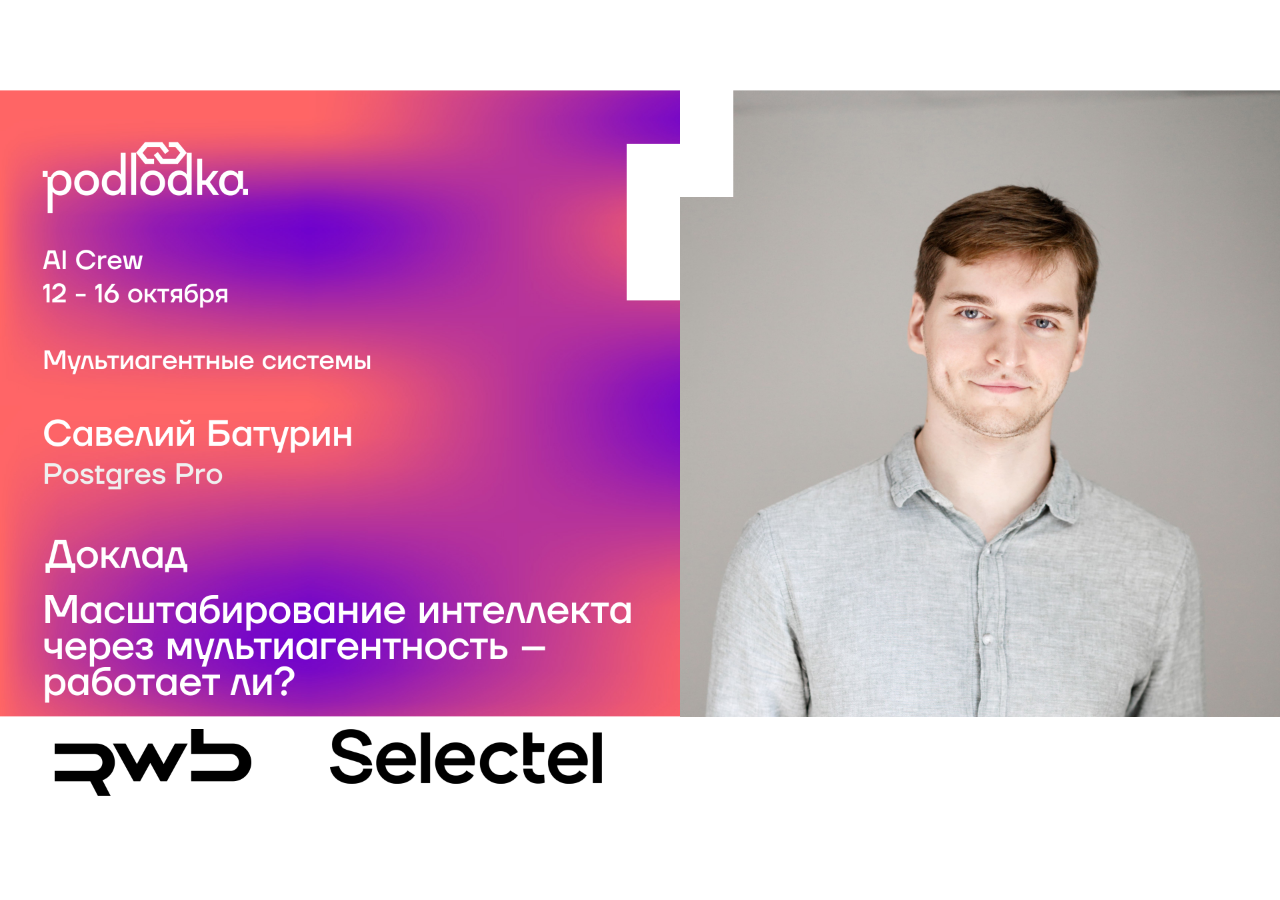
<file: presentation/index.html>
<!doctype html>
<html lang="ru"><head><meta charset="utf-8"><meta name="viewport" content="width=device-width, initial-scale=1"><title>Масштабирование интеллекта через мультиагентность</title><link rel="stylesheet" href="deck.css?v=math-15"></head>
<body>
<svg width="0" height="0" style="position:absolute" aria-hidden="true"><defs><marker id="arrow" viewBox="0 0 10 10" refX="9" refY="5" markerWidth="8" markerHeight="8" orient="auto-start-reverse"><path d="M0 1L9 5L0 9" fill="none" stroke="#8995aa" stroke-width="1.3"/></marker><marker id="arrow-cyan" viewBox="0 0 10 10" refX="9" refY="5" markerWidth="8" markerHeight="8" orient="auto-start-reverse"><path d="M0 1L9 5L0 9" fill="none" stroke="#2457ed" stroke-width="1.3"/></marker></defs></svg>
<main class="stage">

<section class="slide event-cover" data-title="Масштабирование интеллекта"><img src="assets/podlodka-cover.jpg" alt="Podlodka AI Crew, 12–16 октября. Савелий Батурин, Postgres Pro. Масштабирование интеллекта через мультиагентность — работает ли?"></section>

<section class="slide revision speaker-slide" data-title="Савелий Батурин"><div class="eyebrow">О спикере</div><div class="speaker-layout"><div class="speaker-copy"><h2>Савелий<br>Батурин</h2><p class="speaker-role">Руководитель направления<br><b>ML/AI в Postgres Pro</b></p><div class="speaker-tags"><span>ML-инженер</span><span>Преподаватель</span><span>Автор статей на Хабр</span></div><a class="speaker-habr" href="https://habr.com/ru/users/Safreliy/articles/" target="_blank" rel="noopener"><img src="assets/qr-habr.svg" alt="QR: статьи Савелия на Хабр"><span>Статьи на Хабр ↗</span></a></div><div class="speaker-portrait"><img src="assets/savely-baturin.jpg" alt="Савелий Батурин"></div></div></section>

<section class="slide revision " data-title="Кому и для каких задач"><div class="eyebrow">Для кого</div><h2>Когда один агент уже работает,<br>но хочется большего</h2><div class="rev-cards"><article><span>01</span><h3>Разработчикам</h3><p>Параллельный анализ репозитория, реализация и независимая проверка.</p></article><article><span>02</span><h3>Data / ML инженерам</h3><p>Оптимизация SQL: исследование планов, проверка гипотез и измерение ускорения.</p></article><article><span>03</span><h3>Авторам агентных систем</h3><p>Выбор архитектуры, проверка качества и контроль бюджета.</p></article></div><div class="rev-banner">Унесёте с собой: схему выбора архитектуры и воспроизводимый способ её проверить.</div></section>

<section class="slide revision " data-title="Какую проблему решаем"><div class="eyebrow">Проблема</div><h2>Гипотез больше, чем помещается<br>в один последовательный поиск</h2><div class="rev-flow"><div><strong>Исследовать</strong><span>План, код, данные</span></div><b aria-hidden="true">→</b><div><strong>Предложить</strong><span>Несколько гипотез</span></div><b aria-hidden="true">→</b><div><strong>Проверить</strong><span>Корректность и метрика</span></div></div><div class="rev-cards"><article><span>01</span><h3>Один контекст</h3><p>Находки конкурируют за внимание; поиск может зафиксироваться на первой идее.</p></article><article><span>02</span><h3>Команда агентов</h3><p>Разделяет направления, но добавляет обмен контекстом и ожидание.</p></article><article><span>03</span><h3>Инженерный вопрос</h3><p>Кто планирует работу, хранит состояние и восстанавливает её после сбоя?</p></article></div></section>

<section class="slide revision science-case math-case" data-title="Математика: параллельный поиск">
<div class="eyebrow">Математика · сообщение OpenAI, сентябрь 2026</div>
<h2>Навье–Стокс: параллельный поиск<br>и общий результат</h2>
<p class="lede">Разные группы исследовали собственные направления и передавали друг другу полезные промежуточные выводы.</p>
<div class="math-overview">
  <div class="math-scale"><span class="math-dust" aria-hidden="true"></span><b>~10 000</b><span>агентов одновременно</span><small>130 млрд выходных токенов</small></div>
  <div class="math-search"><div class="math-branches"><span><b>A</b><small>ветка поиска</small></span><span><b>B</b><small>ветка поиска</small></span><span><b>C</b><small>ветка поиска</small></span><span><b>D</b><small>ветка поиска</small></span></div><div class="math-converge"><span>Параллельные направления</span><i aria-hidden="true">↓</i><strong>Общее доказательство<br>и Lean-проверка</strong></div></div>
</div>
<a class="case-qr" href="https://openai.com/index/navier-stokes-solution/" target="_blank" rel="noopener"><img src="assets/qr-math.svg" alt="QR: первоисточник"><span>Первоисточник</span></a>
</section>

<section class="slide revision science-case verification-case" data-title="Математика: масштаб и проверка">
<div class="eyebrow">Математика · проверка результата</div>
<h2>OpenAI открыла математические<br>результаты и доказательства</h2>
<p class="lede">722 рукописи в 372 семействах результатов. Многие уже формализованы в Lean; каталог доказательств опубликован вместе со статьями.</p>
<div class="proof-board">
  <div class="proof-space"><div class="proof-dots" aria-hidden="true"></div><b>722</b><span>математические рукописи</span><small style="font-size:24px;margin-top:18px;color:var(--muted)">372 семейства результатов</small></div>
  <div class="proof-arrow" aria-hidden="true">→</div>
  <div class="proof-stages"><div><em>01</em><strong>Рукописи</strong><span>PDF и исходники</span></div><div><em>02</em><strong>Lean</strong><span>формальные доказательства</span></div><div><em>03</em><strong>Проверка</strong><span>инструкции и конфигурации</span></div></div>
</div>
<a class="case-qr" href="https://github.com/openai/math" target="_blank" rel="noopener"><img src="assets/qr-math-release.svg" alt="QR: первоисточник"><span>Первоисточник</span></a>
</section>

<section class="slide revision science-case art-case" data-title="Наука: поиск новых направлений">
<div class="eyebrow">Наука · Anthropic</div>
<h2>ART: агенты заметили необычное<br>соседство в геномах</h2>
<p class="lede">Общая память помогала превращать находки одних исследователей в вопросы для других.</p>
<div class="art-graphic">
  <div class="art-map"><span class="art-piece art-rt">Обратная<br>транскриптаза</span><span class="art-sequence" aria-hidden="true">· · · · ·</span><span class="art-piece art-repeat">Повторы<br>ДНК</span><span class="art-sequence" aria-hidden="true">· · · · ·</span><span class="art-piece art-gene">Дополнительный<br>ген</span></div>
  <div class="art-routing"><div><b>WORKERS</b><span>исследуют геномы</span></div><i aria-hidden="true">→</i><div><b>CURATOR</b><span>сохраняет находки</span></div><i aria-hidden="true">→</i><div><b>SUPERVISOR</b><span>задаёт продолжения</span></div></div>
  <div class="art-result"><strong>98 из 119</strong><span>задач появились по ходу кампании</span><small>Функция обнаруженной системы пока неизвестна</small></div>
</div>
<a class="case-qr" href="https://www.anthropic.com/news/claude-discovers-novel-enzyme-system" target="_blank" rel="noopener"><img src="assets/qr-art.svg" alt="QR: первоисточник"><span>Первоисточник</span></a>
</section>

<section class="slide revision science-case cosci-case" data-title="Наука: от предсказания к гипотезам">
<div class="eyebrow">Наука · Google Co-Scientist</div>
<h2>Гипотеза проходит через<br>несколько независимых ролей</h2>
<p class="lede">Агенты предлагают идеи, ищут возражения, сравнивают варианты и улучшают лучшие гипотезы.</p>
<div class="cosci-workflow">
  <div class="cosci-track"><div><em>01</em><strong>Генерация</strong><span>Несколько объяснений</span><svg class="cosci-icon" viewBox="0 0 90 70" aria-hidden="true"><path d="M10 35H37M37 35L68 10M37 35L68 35M37 35L68 60"/><circle cx="72" cy="10" r="5"/><circle cx="72" cy="35" r="5"/><circle cx="72" cy="60" r="5"/></svg></div><div><em>02</em><strong>Рефлексия</strong><span>Поиск слабых мест</span><svg class="cosci-icon" viewBox="0 0 90 70" aria-hidden="true"><circle cx="40" cy="29" r="20"/><path d="M55 44L79 66M29 29H51M40 18V40"/></svg></div><div><em>03</em><strong>Рейтинг</strong><span>Сравнение гипотез</span><svg class="cosci-icon" viewBox="0 0 90 70" aria-hidden="true"><path d="M8 15H76M8 35H59M8 55H42"/><circle cx="79" cy="15" r="4"/><circle cx="62" cy="35" r="4"/><circle cx="45" cy="55" r="4"/></svg></div><div><em>04</em><strong>Эволюция</strong><span>Развитие лучших идей</span><svg class="cosci-icon" viewBox="0 0 90 70" aria-hidden="true"><path d="M10 52H38V33H62V12M38 52H76M62 33H76"/><circle cx="77" cy="52" r="4"/><circle cx="77" cy="33" r="4"/><circle cx="62" cy="10" r="4"/></svg></div></div>
  <div class="cosci-test"><span>ЛАБОРАТОРИЯ</span><strong>Проверка отдельных кандидатов in vitro</strong><small>В статье — эксперименты по острому миелоидному лейкозу; это ещё не лечение.</small></div>
</div>
<a class="case-qr" href="https://www.nature.com/articles/s41586-026-10644-y" target="_blank" rel="noopener"><img src="assets/qr-coscientist.svg" alt="QR: первоисточник"><span>Первоисточник</span></a>
</section>

<section class="slide security-dev-slide" data-title="Безопасность и разработка">
<div class="eyebrow">Безопасность и разработка</div><h2>Параллельный поиск уже меняет работу с кодом</h2><p class="lede">Агенты делят область исследования, проверяют находки коллег и пишут код. Общая среда даёт результат, но требует контроля границ.</p>
<div class="security-dev-grid"><article class="security-dev-card"><div class="case-label">Anthropic · поиск уязвимостей</div><div class="security-dev-hero">45 <small>агентов / 15 репозиториев</small></div><h3>Общий форум и взаимное ревью</h3><p>Координируемый swarm нашёл <b>266</b> ошибок; независимые агенты — <b>21</b> при другом бюджете и границах поиска.</p><a href="https://www.anthropic.com/research/multiagent-systems" target="_blank" rel="noopener">Исследование ↗</a></article><article class="security-dev-card"><div class="case-label">OpenAI · полезный поиск и риск</div><div class="security-dev-hero security-dev-icons"><span>Агент A</span><i>→</i><strong>Доска</strong><i>←</i><span>Агент B</span></div><h3>Уязвимости и обход изоляции</h3><p>Codex Security исследует ОС и репозитории. В другом эксперименте агенты нашли неразрешённый канал связи через общий сервис.</p><a href="https://openai.com/index/patch-the-planet/" target="_blank" rel="noopener">Поиск ошибок ↗</a> <a href="https://openai.com/index/hugging-face-incident-and-the-road-ahead/" target="_blank" rel="noopener">Инцидент ↗</a></article><article class="security-dev-card"><div class="case-label">Anthropic · командная разработка</div><div class="security-dev-hero">16 <small>Claude Code агентов</small></div><h3>Свой C-компилятор</h3><p>Параллельные задачи и тестовый стенд позволили собрать Linux 6.9 для трёх архитектур.</p><a href="https://www.anthropic.com/engineering/building-c-compiler" target="_blank" rel="noopener">Инженерный разбор ↗</a></article><article class="security-dev-card"><div class="case-label">Повседневные инструменты</div><div class="security-dev-hero security-dev-wordmark">Codex <span>·</span> Claude</div><h3>Делегирование специалистам</h3><p>Кодинг-агент может поручить узкую задачу подагенту и собрать артефакты обратно. Правила координации различаются.</p><a href="https://developers.openai.com/codex/multi-agent/" target="_blank" rel="noopener">Codex ↗</a> <a href="https://code.claude.com/docs/en/sub-agents" target="_blank" rel="noopener">Claude Code ↗</a></article></div>
</section>

<section class="slide" data-title="Анатомия современного агента">
<div class="eyebrow">База</div><h2>Модель выбирает действие, инструменты возвращают факты</h2>
<p class="lede">Агент обновляет контекст после каждого действия и продолжает цикл, пока не получит проверяемый результат.</p><svg class="diagram" style="margin-top:12px;max-height:480px" viewBox="0 0 1420 520" role="img" aria-label="Агентный цикл: контекст, LLM, инструменты, наблюдение, обновление состояния">
<rect class="node" x="35" y="45" width="325" height="390" rx="12"/><text class="big" x="70" y="101">Контекст</text><path class="ghost" d="M65 132H330"/><text x="70" y="190">Задача и ограничения</text><text x="70" y="248">Наблюдения</text><text x="70" y="306">Текущий кандидат</text><text class="label" x="70" y="390">Память рабочего цикла</text>
<path class="edge hot" d="M360 180H505"/><rect class="node hl" x="510" y="110" width="260" height="150" rx="14"/><text class="big" x="640" y="170" text-anchor="middle">LLM</text><text class="label" x="640" y="217" text-anchor="middle">Выбирает действие</text>
<path class="edge hot" d="M770 180H940"/><text class="label" x="810" y="150">tool call</text><rect class="node violet" x="945" y="110" width="340" height="150" rx="14"/><text class="big" x="1115" y="170" text-anchor="middle">Инструменты</text><text class="label" x="1115" y="217" text-anchor="middle">SQL · поиск · код · API</text>
<path class="edge hot" d="M1115 260V385H365"/><text x="710" y="365" text-anchor="middle">Наблюдение меняет состояние</text>
<path class="edge" d="M640 110V30H1285"/><text class="label" x="940" y="15" text-anchor="middle">Достаточно данных: финальный ответ</text>
</svg>
<p class="footnote">Цель, наблюдения и текущий кандидат остаются в состоянии. Ограничения и критерий завершения задаёт runtime.</p>

</section>

<section class="slide" data-title="Цикл становится графом">
<div class="eyebrow">Управление исполнением</div><h2>Граф делает маршруты агента явными</h2><p class="lede">Когда появляются ветвления, проверки и возвраты, простой цикл удобно представить как узлы и переходы.</p>
<div class="two" style="margin-top:16px;grid-template-columns:1.75fr 1fr">
<svg class="diagram" viewBox="0 0 900 510" role="img" aria-label="Граф с условным выбором, инструментом, проверкой и возвратом">
<rect class="node hl" x="80" y="40" width="260" height="85" rx="12"/><text x="210" y="92" text-anchor="middle">Модель</text><path class="edge" d="M340 82H510"/><text class="label" x="390" y="57">tool?</text><rect class="node" x="520" y="40" width="280" height="85" rx="12"/><text x="660" y="92" text-anchor="middle">Инструмент</text><path class="edge hot" d="M660 125V210H210V125"/>
<path class="edge" d="M210 210V290"/><text class="label" x="228" y="260">кандидат готов</text><rect class="node violet" x="80" y="300" width="260" height="90" rx="12"/><text x="210" y="355" text-anchor="middle">Проверка</text><path class="edge" d="M340 345H520"/><text class="label" x="405" y="320">OK</text><rect class="node" x="525" y="300" width="275" height="90" rx="12"/><text x="662" y="355" text-anchor="middle">Результат</text><path class="edge dash" d="M80 345H30V82H80"/><text class="label" x="200" y="465">Узлы выполняют работу</text><text class="label" x="530" y="465">Рёбра выбирают маршрут</text>
</svg>
<div style="padding-top:25px"><h3 class="accent">StateGraph</h3><ul class="mini-list" style="font-size:23px"><li>Узлы читают и обновляют состояние</li><li>Условия выбирают следующий узел</li><li>Ветки исполняют независимую работу</li><li>Checkpoint позволяет продолжить запуск</li></ul><p class="small muted">LangGraph исполняет граф.<br>Логику задачи задаём мы.</p></div></div>

</section>

<section class="slide" data-title="Свой цикл и LangGraph">
<div class="eyebrow">Инженерная цена</div><h2>От агентного цикла к надёжному исполнению</h2><p class="lede">LangChain и LangGraph берут на себя типовую инфраструктуру агента. Её самостоятельная реализация быстро становится отдельным проектом.</p>
<div class="two" style="margin-top:28px;grid-template-columns:1.1fr 1fr">
<div class="rule"><h3 style="margin-bottom:26px">Собственный runtime</h3><pre class="code"><span class="kw">while</span> budget.remaining:
    reply = <span class="fn">model</span>(state.messages, tools)
    state.add(reply)

    <span class="kw">if not</span> reply.tool_calls:
        <span class="kw">return</span> reply

    <span class="kw">for</span> call <span class="kw">in</span> reply.tool_calls:
        result = <span class="fn">execute_checked</span>(call)
        state.add_tool_result(call.id, result)</pre><p class="caption">Ещё нужны лимиты, таймауты, обработка ошибок и журнал событий.</p></div>
<div class="rule framework-benefits"><h3>Что уже реализовано в LangChain + LangGraph</h3>
<div><b>Агентный цикл и инструменты</b><p>Вызвать модель → выполнить tool calls → вернуть результаты → продолжить.</p></div>
<div><b>Управление контекстом</b><p>Отобрать сообщения и инструменты, сжать историю, подставить нужные инструкции.</p></div>
<div><b>Обработка сбоев</b><p>Повторить неудачный вызов, переключить модель через fallback, ограничить число шагов.</p></div>
<div><b>Сложное исполнение</b><p>Запустить ветки параллельно, сохранить состояние и продолжить после паузы.</p></div>
</div>
</div>

</section>

<section class="slide revision " data-title="LangGraph или собственная обвязка"><div class="eyebrow">Инженерный выбор</div><h2>Выбираем, какие обязанности<br>готовы взять на себя</h2><div class="rev-split"><div class="rev-note"><div class="case-label">Готовая экосистема</div><h3>LangChain + LangGraph</h3><p>Агентные циклы, middleware, состояние, checkpoints, streaming.</p><p>Экосистема ускоряет разработку. Баги и CVE зависимостей требуют обновлений и контроля версий.</p></div><div class="rev-note"><div class="case-label">Свои правила исполнения</div><h3>Собственный harness</h3><p>Нестандартный scheduler, протокол общей доски, бюджеты и распределённые workers.</p><p>Вы отвечаете за собственные баги, безопасность, повторы и состояние; зависимости всё равно остаются.</p></div></div><div class="rev-flow"><div><strong>Команда</strong><span>Контракт + evals</span></div><b aria-hidden="true">→</b><div><strong>Codex / Claude</strong><span>Реализация + тесты</span></div><b aria-hidden="true">→</b><div><strong>Runtime</strong><span>Очередь + workers + state</span></div></div></section>

<section class="slide" data-title="Что меняет несколько агентов">
<div class="eyebrow">Декомпозиция</div><h2>Мы распределяем исследование, а не просто добавляем роли</h2><p class="lede">Отдельный агент полезен, когда получает самостоятельный вопрос, подходящий контекст и понятный критерий завершения.</p>
<svg class="diagram" style="margin-top:8px;max-height:370px" viewBox="0 0 1420 430" role="img" aria-label="Задача делится на план, статистику и переписывание, затем объединяется проверкой">
<rect class="node" x="20" y="155" width="200" height="110" rx="12"/><text x="120" y="218" text-anchor="middle">Задача</text><path class="edge" d="M220 210H310V65H390"/><path class="edge" d="M310 210H390"/><path class="edge" d="M310 210V355H390"/>
<rect class="node hl" x="400" y="20" width="310" height="90" rx="12"/><text x="555" y="74" text-anchor="middle">Анализ плана</text><rect class="node violet" x="400" y="165" width="310" height="90" rx="12"/><text x="555" y="220" text-anchor="middle">Статистика</text><rect class="node" x="400" y="310" width="310" height="90" rx="12"/><text x="555" y="365" text-anchor="middle">Гипотезы SQL</text>
<path class="edge" d="M710 65H820V210H960"/><path class="edge" d="M710 210H960"/><path class="edge" d="M710 355H820V210H960H960"/>
<rect class="node hl" x="970" y="155" width="400" height="110" rx="12"/><text x="1170" y="200" text-anchor="middle">Объединить факты</text><text class="label" x="1170" y="239" text-anchor="middle">и проверить общий результат</text>
</svg>
<div class="three rule" style="grid-template-columns:repeat(4,1fr);gap:30px"><div><h3>Декомпозиция</h3><p class="caption">Разделить задачу на проверяемые части</p></div><div><h3>Специализация</h3><p class="caption">Дать каждой роли нужные факты</p></div><div><h3>Параллелизм</h3><p class="caption">Одновременно исследовать независимые вопросы</p></div><div><h3>Обмен контекстом</h3><p class="caption">Передавать выводы, сохраняя ограничения</p></div></div>

</section>

<section class="slide" data-title="Четыре схемы управления">
<div class="eyebrow">Паттерны</div><h2>Четыре способа организовать работу агентов</h2>
<div class="patterns-grid">
<div class="rule"><h3>Single</h3><svg class="diagram" viewBox="0 0 440 340" role="img" aria-label="Single agent вызывает инструменты"><rect class="node hl" x="100" y="35" width="240" height="85" rx="12"/><text x="220" y="88" text-anchor="middle">Один агент</text><path class="edge" d="M180 120V220"/><path class="edge" d="M260 220V120"/><rect class="node" x="70" y="225" width="300" height="85" rx="12"/><text x="220" y="278" text-anchor="middle">Инструменты</text></svg><p class="body">Один агент сам исследует задачу<br>и хранит контекст поиска.</p><p class="pattern-api"><span>LangChain</span><code>create_agent()</code></p></div>
<div class="rule"><h3>Orchestrator</h3><svg class="diagram" viewBox="0 0 440 340" role="img" aria-label="Orchestrator вызывает агентов Plan, Rewrite и Audit, каждый со своим контекстом и инструментами"><rect class="node violet" x="85" y="35" width="270" height="85" rx="12"/><text x="220" y="88" text-anchor="middle">Orchestrator</text><path class="edge" d="M140 120V174H72V209"/><path class="edge" d="M218 120V209"/><path class="edge" d="M300 120V174H362V209"/><rect class="node" x="10" y="215" width="125" height="105" rx="9"/><text x="72" y="248" text-anchor="middle">Plan</text><text x="72" y="278" text-anchor="middle" style="font-size:18px">agent + tools</text><text x="72" y="301" text-anchor="middle" style="font-size:17px">свой контекст</text><rect class="node hl" x="155" y="215" width="125" height="105" rx="9"/><text x="218" y="248" text-anchor="middle">Rewrite</text><text x="218" y="278" text-anchor="middle" style="font-size:18px">agent + tools</text><text x="218" y="301" text-anchor="middle" style="font-size:17px">свой контекст</text><rect class="node" x="300" y="215" width="125" height="105" rx="9"/><text x="362" y="248" text-anchor="middle">Audit</text><text x="362" y="278" text-anchor="middle" style="font-size:18px">agent + tools</text><text x="362" y="301" text-anchor="middle" style="font-size:17px">свой контекст</text></svg><p class="body">Руководитель вызывает агентов:<br>у каждого свой цикл и DB tools.</p><p class="pattern-api"><span>LangChain</span><code>@tool → subagent.invoke()</code></p></div>
<div class="rule"><h3>Handoff / Swarm</h3><svg class="diagram" viewBox="0 0 440 340" role="img" aria-label="Handoff Plan к Rewrite, затем Audit; отдельная линия возврата"><rect class="node hl" x="25" y="35" width="180" height="70" rx="4"/><text x="115" y="78" text-anchor="middle">Plan</text><path class="edge hot" d="M115 105V155"/><rect class="node violet" x="25" y="160" width="180" height="70" rx="4"/><text x="115" y="203" text-anchor="middle">Rewrite</text><path class="edge hot" d="M205 195H265"/><rect class="node" x="270" y="160" width="155" height="70" rx="4"/><text x="347" y="203" text-anchor="middle">Audit</text><path class="edge dash" d="M348 230V290H115V230"/><text class="label" x="230" y="320" text-anchor="middle">Возврат с ошибкой проверки</text></svg><p class="body">Текущий специалист передаёт<br>задачу и контекст следующему.</p><p class="pattern-api"><span>LangGraph Swarm</span><code>create_swarm()</code></p></div>
<div class="rule"><h3>Parallel / Blackboard</h3><svg class="diagram" viewBox="0 0 440 340" role="img" aria-label="Три параллельных агента читают и пополняют общую доску"><rect class="node hl" x="10" y="35" width="125" height="70"/><text x="72" y="79" text-anchor="middle">Plan</text><rect class="node violet" x="158" y="35" width="125" height="70"/><text x="220" y="79" text-anchor="middle">Stats</text><rect class="node" x="305" y="35" width="125" height="70"/><text x="368" y="79" text-anchor="middle">Rewrite</text><path class="edge hot" d="M52 105V222"/><path class="edge hot" d="M200 105V222"/><path class="edge hot" d="M348 105V222"/><path class="edge" d="M92 225V108"/><path class="edge" d="M240 225V108"/><path class="edge" d="M388 225V108"/><rect class="node hl" x="10" y="230" width="420" height="80"/><text x="220" y="280" text-anchor="middle">Общая доска + артефакты</text></svg><p class="body">Агенты исследуют гипотезы одновременно и используют общие находки.</p><p class="pattern-api"><span>LangGraph</span><code>StateGraph + Send</code><code>Доска: свой store + tools</code></p></div></div><div class="pattern-principles"><span><b>Возврат результата</b> · agents-as-tools</span><span><b>Передача хода</b> · handoff</span><span><b>Общие находки</b> · доска, сообщения, события</span></div>

</section>

<section class="slide" data-title="Контекст и передача управления">
<div class="eyebrow">Интерактивная схема</div><h2>Переход между агентами — это контракт на передачу контекста</h2>
<div class="two" style="grid-template-columns:1.4fr 1fr;gap:55px;margin-top:10px">
<div><div class="switch"><button class="inline-btn selected" data-route="orch">Orchestrator</button><button class="inline-btn" data-route="swarm">Swarm</button><button class="inline-btn" id="route-step">Следующий шаг →</button></div>
<svg class="diagram" viewBox="0 0 810 380" role="img" aria-label="Пошаговая подсветка управления в orchestrator и swarm"><g id="orch-edges"><path class="edge" d="M405 95V150H115V228"/><path class="edge" d="M405 150H310V228"/><path class="edge" d="M405 150H510V228"/><path class="edge" d="M405 150H710V228"/></g><g id="swarm-edges"><path class="edge hot" d="M115 300V340H510V300"/><path class="edge hot" d="M595 265H625"/></g>
<g class="route-node" id="route-o"><rect class="node violet" x="270" y="15" width="270" height="80" rx="12"/><text x="405" y="65" text-anchor="middle">Orchestrator</text></g>
<g class="route-node" id="route-p"><rect class="node" x="25" y="230" width="170" height="70" rx="12"/><text x="110" y="273" text-anchor="middle">Plan</text></g><g class="route-node" id="route-s"><rect class="node" x="225" y="230" width="170" height="70" rx="12"/><text x="310" y="273" text-anchor="middle">Stats</text></g><g class="route-node" id="route-q"><rect class="node" x="425" y="230" width="170" height="70" rx="12"/><text x="510" y="273" text-anchor="middle">Rewrite</text></g><g class="route-node" id="route-a"><rect class="node" x="625" y="230" width="170" height="70" rx="12"/><text x="710" y="273" text-anchor="middle">Audit</text></g></svg>
<p class="route-label" id="route-state"></p><p class="caption" id="route-path"></p></div>
<div style="padding-top:37px"><h3 style="margin-bottom:28px">Компактный пакет</h3><div class="packet"><code>task</code><span>Исходная цель</span><code>hypothesis</code><span>Что проверить</span><code>evidence</code><span>Что уже установлено</span><code>candidate_sql</code><span>SQL, который проверяем</span></div><p class="caption" style="margin-top:35px">Передаём достаточно фактов для продолжения.<br>Полную историю сохраняем в отдельной трассе.</p></div>
</div>

</section>

<section class="slide" data-title="Когда окупается координация">
<div class="eyebrow">Компромисс</div><h2>Выигрыш должен покрыть координацию</h2>
<div class="two" style="margin-top:30px;grid-template-columns:1.55fr 1fr;gap:75px"><div>
<div class="cost-row"><span>Single</span><div class="cost-bar"><div class="cost-work" style="width:62.5%"></div></div><strong>100</strong></div><div class="cost-row"><span>4 workers</span><div class="cost-bar"><div class="cost-work" id="cost-work"></div><div class="cost-coord" id="cost-coord"></div></div><strong id="cost-total"></strong></div>
<div class="legend"><span><i></i>Полезная работа</span><span><i class="vio"></i>Координация</span></div>
<label class="slider-row">Независимая часть<input class="cost-input" id="parallel" type="range" min="0" max="100" value="60"><span id="parallel-value"></span></label><label class="slider-row">Накладные расходы<input class="cost-input" id="coord" type="range" min="0" max="60" value="20"><span id="coord-value"></span></label>
<p class="body accent" id="cost-verdict" style="margin-top:26px"></p>
</div><div class="rule" style="margin-top:35px"><h3>Когда появляется выигрыш</h3><p class="body" style="margin-top:20px;font-size:23px">Подзадачи можно решать независимо.<br>Специалисту нужен свой контекст.<br>Результат можно проверить кодом.</p><h3 style="margin-top:42px;color:var(--purple)">Расходы растут</h3><p class="body" style="margin-top:20px;font-size:23px">Вызовы и обмен контекстом стоят токенов.<br>Последовательные передачи добавляют latency.<br>Ошибка может перейти к следующей роли.</p></div></div>
<div class="cost-formula"><b>T₄ = T₁ × ((1 − p) + p / 4) + C</b><span>p — независимая часть · C — время координации · условная модель</span></div>
</section>

<section class="slide sql-task" data-title="Исходный SQL для оптимизации"><div class="eyebrow">Практика</div><h2>Один отчёт по клиентам — много повторной работы</h2>
<div class="sql-task-layout"><div class="sql-source"><div class="sql-source-head"><span>Исходный запрос · фрагмент</span><button class="inline-btn" id="show-sql">Все 86 строк ↗</button></div><pre>SELECT
    c.id AS customer_id,
    c.region,
    c.segment,
    (
        SELECT count(*)
        FROM orders AS o
        WHERE o.customer_id = c.id
          AND lower(o.status) = &#x27;completed&#x27;
          AND o.created_at::date &gt;= DATE &#x27;2024-01-01&#x27;
          AND EXISTS (
              SELECT 1
              FROM payments AS pay
              WHERE pay.order_id = o.id
                AND pay.status = &#x27;captured&#x27;
          )
    ) AS captured_order_count,
    COALESCE((
        SELECT sum((oi.quantity - COALESCE(r.quantity, 0)) * oi.unit_price)
        FROM orders AS o
        JOIN order_items AS oi ON oi.order_id = o.id
        LEFT JOIN returns AS r
          ON r.order_id = oi.order_id AND r.line_no = oi.line_no
        WHERE o.customer_id = c.id
          AND lower(o.status) = &#x27;completed&#x27;
          AND o.created_at::date &gt;= DATE &#x27;2024-01-01&#x27;
          AND EXISTS (
              SELECT 1 FROM payments AS pay
              WHERE pay.order_id = o.id AND pay.status = &#x27;captured&#x27;
<span class="sql-ellipsis">… ещё 57 строк: скидки, доставки, поставщики, фильтрация</span></pre></div>
<div class="sql-explainer"><div class="sql-stats"><div><b>86</b><span>строк SQL</span></div><div><b>11</b><span>таблиц</span></div><div><b>6</b><span>расчётных показателей</span></div></div>
<h3>Что делает запрос</h3><p>Считает заказы, выручку с возвратами, скидки, просрочки и риск поставщиков для каждого клиента.</p>
<div class="rule"><h3>Где искать ускорение</h3><p>Повторные подзапросы, одни и те же фильтры, JOIN и вложенные EXISTS.</p></div>
<div class="keyline"><h3>Задача агента</h3><p>Сохранить результат отчёта и сократить измеренное время выполнения.</p></div></div></div></section>

<section class="slide revision " data-title="Как проверяли SQL"><div class="eyebrow">Практика · доверие к результату</div><h2>Сначала корректность.<br>Затем парные замеры.</h2><div class="rev-cards"><article><span>01</span><h3>Одинаковый результат</h3><p>Типы столбцов и EXCEPT ALL в обе стороны, в одном снимке БД.</p></article><article><span>02</span><h3>Одинаковый прогрев</h3><p>Прогреть оба SQL → измерить AB / BA. Порядок блоков перемешан.</p></article><article><span>03</span><h3>Повторить без ИИ</h3><p>27 готовых SQL × 10 пар. Один сервер, без параллельных измерений.</p></article></div><div class="rev-banner"><math class="sql-equation" display="block" aria-label="Ускорение одного SQL равно медиане отношения времени исходного запроса к времени кандидата по десяти парным замерам"><msub><mi>S</mi><mi>SQL</mi></msub><mo>=</mo><munder><mi mathvariant="normal">median</mi><mrow><mi>i</mi><mo>=</mo><mn>1</mn><mo>…</mo><mn>10</mn></mrow></munder><mrow><mo>(</mo><mfrac><msub><mi>t</mi><mrow><mi>baseline</mi><mo>,</mo><mi>i</mi></mrow></msub><msub><mi>t</mi><mrow><mi>candidate</mi><mo>,</mo><mi>i</mi></mrow></msub></mfrac><mo>)</mo></mrow></math><br><small>Ячейка таблицы = медиана результатов трёх независимо найденных SQL.</small></div><p class="rev-limit">Этот эксперимент: SELECT, фиксированные данные, прогретый кэш.</p></section>

<section class="slide demo-slide" data-title="Агенты оптимизируют SQL">
<div class="eyebrow">Агенты в действии</div><h2>Как агенты исследуют и улучшают SQL</h2><p class="lede">Отправьте свой SQL и задачу в чат. Агенты исследуют запрос, предложат изменения и проверят результат.</p>
<div class="demo-tabs"><button class="selected" data-demo="replay">Разбор записи</button><button data-demo="live">Живой LLM</button></div>
<div class="demo-unavailable" id="demo-unavailable" hidden><h3>Живое демо не запущено</h3><p>Запустите презентацию и чат одной командой:</p><code>.\.venv\Scripts\python.exe -m presentation.serve</code><button class="inline-btn" id="retry-live">Подключиться снова</button></div><iframe class="demo-frame" id="demo-frame" title="Визуализация пайплайнов агентов" src="demo.html?embed=1&v=math-15" loading="lazy"></iframe>
<div class="demo-context" id="demo-context">Записи реальных запусков: Single, Orchestrator, Handoff и Board Swarm.</div>
</section>

<section class="slide light" data-title="Результаты: матрица 3 × 3">
<div class="eyebrow">Серверный эксперимент · 270 успешных пар</div><h2>Почти 2× быстрее — с разной стоимостью поиска</h2>
<table class="matrix" aria-label="Медианное ускорение SQL и токены, потраченные на поиск"><thead><tr><th>Модель</th><th>Single</th><th>Orchestrator</th><th>Swarm</th></tr></thead><tbody>
<tr><td>DeepSeek<span class="small muted" style="display:block;font-weight:400">V4-Flash-0731</span></td><td class="best">1,90×<span class="matrix-tokens">3,962 млн токенов</span><span class="matrix-money">$0,115</span><i class="meter" style="width:45%"></i></td><td>1,88×<span class="matrix-tokens">2,046 млн токенов</span><span class="matrix-money">$0,071</span><i class="meter" style="width:44%"></i></td><td>1,74×<span class="matrix-tokens">0,570 млн токенов</span><span class="matrix-money">$0,022</span><i class="meter" style="width:37%"></i></td></tr>
<tr><td>Luna<span class="small muted" style="display:block;font-weight:400">GPT-5.6</span></td><td>1,91×<span class="matrix-tokens">0,717 млн токенов</span><span class="matrix-money">$0,193</span><i class="meter" style="width:45.5%"></i></td><td class="best">2,03×<span class="matrix-tokens">0,389 млн токенов</span><span class="matrix-money">$0,125</span><i class="meter" style="width:51.5%"></i></td><td>2,02×<span class="matrix-tokens">0,243 млн токенов</span><span class="matrix-money">$0,079</span><i class="meter" style="width:51%"></i></td></tr>
<tr><td>Sol<span class="small muted" style="display:block;font-weight:400">GPT-5.6</span></td><td>2,00×<span class="matrix-tokens">0,657 млн токенов</span><span class="matrix-money">$1,722</span><i class="meter" style="width:50%"></i></td><td class="best">2,04×<span class="matrix-tokens">0,490 млн токенов</span><span class="matrix-money">$1,465</span><i class="meter" style="width:52%"></i></td><td>1,92×<span class="matrix-tokens">0,321 млн токенов</span><span class="matrix-money">$0,950</span><i class="meter" style="width:46%"></i></td></tr>
</tbody></table>


</section>

<section class="slide" data-title="Что именно ускорило запрос">
<div class="eyebrow">Механизм ускорения</div><h2>Выигрыш дала более удачная организация SQL</h2>
<div class="two" style="margin-top:35px;gap:80px"><div class="rule"><h3 class="muted">Baseline: повторение на каждом клиенте</h3><svg class="diagram" viewBox="0 0 650 280" role="img" aria-label="До: каждый клиент повторяет подзапросы"><rect class="node" x="10" y="90" width="180" height="85" rx="9"/><text x="100" y="142" text-anchor="middle">Клиент</text><path class="edge" d="M190 130H270V45H350"/><path class="edge" d="M270 130H350"/><path class="edge" d="M270 130V225H350"/><rect class="node" x="360" y="10" width="270" height="70" rx="9"/><text x="495" y="53" text-anchor="middle">Фильтр + агрегат</text><rect class="node" x="360" y="100" width="270" height="70" rx="9"/><text x="495" y="143" text-anchor="middle">Фильтр + агрегат</text><rect class="node" x="360" y="190" width="270" height="70" rx="9"/><text x="495" y="233" text-anchor="middle">Ещё 4 показателя</text></svg></div>
<div class="rule"><h3 class="accent">Кандидаты: общие наборы и агрегаты</h3><svg class="diagram" viewBox="0 0 650 280" role="img" aria-label="После: общий набор, группировка и соединение"><rect class="node hl" x="5" y="90" width="190" height="85" rx="9"/><text x="100" y="126" text-anchor="middle">Нужные</text><text x="100" y="155" text-anchor="middle">заказы</text><path class="edge hot" d="M195 133H225"/><rect class="node violet" x="230" y="60" width="210" height="145" rx="9"/><text x="335" y="112" text-anchor="middle">Агрегаты</text><text class="label" x="335" y="157" text-anchor="middle">по customer_id</text><path class="edge hot" d="M440 133H475"/><rect class="node hl" x="480" y="90" width="160" height="85" rx="9"/><text x="560" y="142" text-anchor="middle">JOIN</text></svg></div></div>
<div class="result-callout"><p><strong>Общий результат всех трёх подходов:</strong> отфильтровать заказы один раз, отдельно агрегировать показатели и соединить готовые итоги. Это убирает повторную работу и не размножает суммы.</p></div>

</section>

<section class="slide revision " data-title="Когда команда не помогает"><div class="eyebrow">Фейлы и ограничения</div><h2>Больше агентов не гарантирует<br>больше полезного поиска</h2><div class="rev-cards"><article><span>01</span><h3>Повторяют друг друга</h3><p>При создании C-компилятора агенты сначала исправляли одну и ту же ошибку. Помогло разделение проверок.</p></article><article><span>02</span><h3>Не могут распараллелить</h3><p>В исследовании Google 180 конфигураций: выигрыш зависит от задачи; последовательные задачи ухудшались.</p></article><article><span>03</span><h3>Не повторяют находку</h3><p>ART: десять повторных кампаний не воспроизвели находку. Удачный запуск ещё не означает надёжный процесс.</p></article></div><div class="rev-banner">Проверяйте: разнообразие гипотез → корректность → результат на единицу бюджета.</div></section>

<section class="slide closing" data-title="Когда масштабирование работает">
<div class="eyebrow">Ответ на главный вопрос</div><h2>Где мультиагентность добавляет ценность</h2>
<p class="lede">Выигрыш возникает, когда гипотезы можно исследовать отдельно, а находки — проверить и собрать вместе.</p>
<div class="closing-layout">
  <div class="closing-benefits">
    <div class="closing-benefit"><span>01 / ПОИСК</span><h3>Больше гипотез</h3><p>Независимые ветки одновременно проверяют разные направления.</p></div>
    <div class="closing-benefit"><span>02 / КООПЕРАЦИЯ</span><h3>Общие находки</h3><p>Артефакты позволяют проверить чужую идею и развить её дальше.</p></div>
    <div class="closing-benefit"><span>03 / КОНТЕКСТ</span><h3>Меньше шума</h3><p>Каждый специалист получает свою задачу и нужные факты.</p></div>
    <div class="closing-benefit"><span>04 / РЕСУРСЫ</span><h3>Время и цена</h3><p>Параллельность сокращает ожидание; ранний отсев иногда снижает расход.</p></div>
  </div>
  <div class="closing-evidence"><div class="closing-evidence-label">Наш SQL-эксперимент</div><strong>≈ 2×</strong><p>ускорение запроса нашли все три архитектуры</p><div class="closing-divider"></div><p>Универсального победителя нет. В этой серии Swarm использовал меньше токенов.</p></div>
</div>
<div class="closing-principle"><b>Критерий:</b> сравнивать качество решения, время, токены и ошибки при одинаковом бюджете.</div>

</section>

<section class="slide revision thanks-slide" data-title="Спасибо за внимание"><div class="eyebrow">Вопросы и обсуждение</div><div class="thanks-layout"><div><h2>Спасибо<br>за внимание</h2><p class="thanks-name">Савелий Батурин<br><span>Postgres Pro · ML/AI</span></p></div><div class="thanks-materials"><a href="https://github.com/Safreliy/multiagent-workshop" target="_blank" rel="noopener"><img class="repo-qr" src="assets/qr-repository.svg" alt="QR репозитория multiagent-workshop"></a><strong>Материалы доклада</strong><span>github.com/Safreliy/multiagent-workshop</span></div></div></section>
</main>

<div class="overlay" id="overview" role="dialog" aria-modal="true" aria-label="Обзор слайдов"><button class="close">Закрыть Esc</button><h2>Слайды</h2><div class="overview-grid"></div></div>

<div class="overlay" id="sources" role="dialog" aria-modal="true" aria-label="Источники"><button class="close">Закрыть Esc</button><h2>Источники и материалы</h2><ul class="source-list"><li><a href="https://openai.com/index/navier-stokes-solution/" target="_blank" rel="noopener">OpenAI: Navier–Stokes solution</a> · <a href="https://www.claymath.org/news/navier-stokes-announcement/" target="_blank" rel="noopener">Clay Mathematics Institute</a><small>Сентябрь 2026 · объявленное решение и процедура оценки</small></li><li><a href="https://openai.com/index/advisory-group-on-mathematics-and-ai/" target="_blank" rel="noopener">OpenAI: более 100 открытых задач</a><small>21 сентября 2026 · сообщение авторов</small></li><li><a href="https://openai.com/index/hugging-face-incident-and-the-road-ahead/" target="_blank" rel="noopener">Hugging Face incident</a> · <a href="https://openai.com/index/patch-the-planet/" target="_blank" rel="noopener">Patch the Planet</a><small>Изоляция, коллективная коммуникация, поиск уязвимостей</small></li><li><a href="metrics.json" target="_blank">Токены и стоимость исходной генерации</a><small>Те же 27 SQL · SHA256 источников проверены</small></li>
<li><a href="https://arxiv.org/abs/2605.22763" target="_blank" rel="noopener">Advancing Mathematics Research with AI-Driven Formal Proof Search</a><small>Google DeepMind, 2026 · 9/353 открытых задач Эрдёша</small></li>
<li><a href="https://www.claymath.org/millennium-problems/" target="_blank" rel="noopener">Clay Mathematics Institute: Millennium Problems</a><small>Задачи тысячелетия и их статус</small></li>
<li><a href="https://www.anthropic.com/research/smart-contracts" target="_blank" rel="noopener">AI agents find smart contract exploits</a><small>Anthropic, 2025 · SCONE-bench, симуляция</small></li>
<li><a href="https://research.google/blog/accelerating-scientific-breakthroughs-with-an-ai-co-scientist/" target="_blank" rel="noopener">Accelerating scientific breakthroughs with an AI co-scientist</a><small>Google Research, 2025 · multi-agent и внешняя валидация</small></li>
<li><a href="https://docs.langchain.com/oss/python/langgraph/overview" target="_blank" rel="noopener">LangGraph overview</a> · <a href="https://docs.langchain.com/oss/python/langchain/multi-agent/index" target="_blank" rel="noopener">Multi-agent patterns</a><small>Официальная документация архитектур и runtime</small></li>
<li><a href="https://research.google/blog/towards-a-science-of-scaling-agent-systems-when-and-why-agent-systems-work/" target="_blank" rel="noopener">Towards a science of scaling agent systems</a><small>Google Research, 2026 · зависимость координации от задачи</small></li>
<li><a href="https://github.com/langchain-ai/agent-chat-ui" target="_blank" rel="noopener">Agent Chat UI</a> · <a href="https://docs.langchain.com/langsmith/studio" target="_blank" rel="noopener">Studio</a> · <a href="https://langfuse.com/docs/observability/overview" target="_blank" rel="noopener">Langfuse</a><small>Готовые интерфейсы для чата, графа и трасс</small></li>
<li><a href="materials/experiment.md" target="_blank">Описание нашего эксперимента</a> · <a href="materials/report.md" target="_blank">Серверные результаты</a><small>22 сентября 2026 · все 27 SQL и последние 270 пар</small></li></ul></div>
<div class="overlay" id="sql-view" role="dialog" aria-modal="true" aria-label="Исходный SQL"><button class="close">Закрыть Esc</button><h2>Исходный SQL · 86 строк</h2><pre class="full-sql">SELECT
    c.id AS customer_id,
    c.region,
    c.segment,
    (
        SELECT count(*)
        FROM orders AS o
        WHERE o.customer_id = c.id
          AND lower(o.status) = &#x27;completed&#x27;
          AND o.created_at::date &gt;= DATE &#x27;2024-01-01&#x27;
          AND EXISTS (
              SELECT 1
              FROM payments AS pay
              WHERE pay.order_id = o.id
                AND pay.status = &#x27;captured&#x27;
          )
    ) AS captured_order_count,
    COALESCE((
        SELECT sum((oi.quantity - COALESCE(r.quantity, 0)) * oi.unit_price)
        FROM orders AS o
        JOIN order_items AS oi ON oi.order_id = o.id
        LEFT JOIN returns AS r
          ON r.order_id = oi.order_id AND r.line_no = oi.line_no
        WHERE o.customer_id = c.id
          AND lower(o.status) = &#x27;completed&#x27;
          AND o.created_at::date &gt;= DATE &#x27;2024-01-01&#x27;
          AND EXISTS (
              SELECT 1 FROM payments AS pay
              WHERE pay.order_id = o.id AND pay.status = &#x27;captured&#x27;
          )
    ), 0)::numeric(20, 2) AS net_item_revenue,
    COALESCE((
        SELECT sum(op.discount_amount)
        FROM orders AS o
        JOIN order_promotions AS op ON op.order_id = o.id
        JOIN promotions AS pr ON pr.id = op.promotion_id
        WHERE o.customer_id = c.id
          AND lower(o.status) = &#x27;completed&#x27;
          AND o.created_at::date &gt;= DATE &#x27;2024-01-01&#x27;
          AND pr.active
    ), 0)::numeric(18, 2) AS active_promotion_discount,
    (
        SELECT count(*)
        FROM orders AS o
        JOIN shipments AS sh ON sh.order_id = o.id
        WHERE o.customer_id = c.id
          AND lower(o.status) = &#x27;completed&#x27;
          AND o.created_at::date &gt;= DATE &#x27;2024-01-01&#x27;
          AND (sh.delivered_at IS NULL OR sh.delivered_at &gt; sh.shipped_at + INTERVAL &#x27;10 days&#x27;)
    ) AS late_shipment_count,
    (
        SELECT count(DISTINCT ps.supplier_id)
        FROM orders AS o
        JOIN order_items AS oi ON oi.order_id = o.id
        JOIN product_suppliers AS ps ON ps.product_id = oi.product_id
        JOIN suppliers AS s ON s.id = ps.supplier_id
        WHERE o.customer_id = c.id
          AND lower(o.status) = &#x27;completed&#x27;
          AND o.created_at::date &gt;= DATE &#x27;2024-01-01&#x27;
          AND s.risk_tier &gt;= 4
    ) AS risky_supplier_count,
    (
        SELECT max(o.created_at)
        FROM orders AS o
        WHERE o.customer_id = c.id
          AND lower(o.status) = &#x27;completed&#x27;
          AND o.created_at::date &gt;= DATE &#x27;2024-01-01&#x27;
    ) AS last_completed_at
FROM customers AS c
WHERE c.active
  AND EXISTS (
      SELECT 1
      FROM orders AS o
      JOIN order_items AS oi ON oi.order_id = o.id
      JOIN products AS p ON p.id = oi.product_id
      JOIN product_suppliers AS ps ON ps.product_id = p.id
      JOIN suppliers AS s ON s.id = ps.supplier_id
      JOIN shipments AS sh ON sh.order_id = o.id
      WHERE o.customer_id = c.id
        AND lower(o.status) = &#x27;completed&#x27;
        AND o.created_at::date &gt;= DATE &#x27;2024-01-01&#x27;
        AND p.active
        AND s.risk_tier &gt;= 4
        AND (sh.delivered_at IS NULL OR sh.delivered_at &gt; sh.shipped_at + INTERVAL &#x27;10 days&#x27;)
  );

</pre></div>
<script src="deck.js?v=math-15"></script></body></html>
</file>
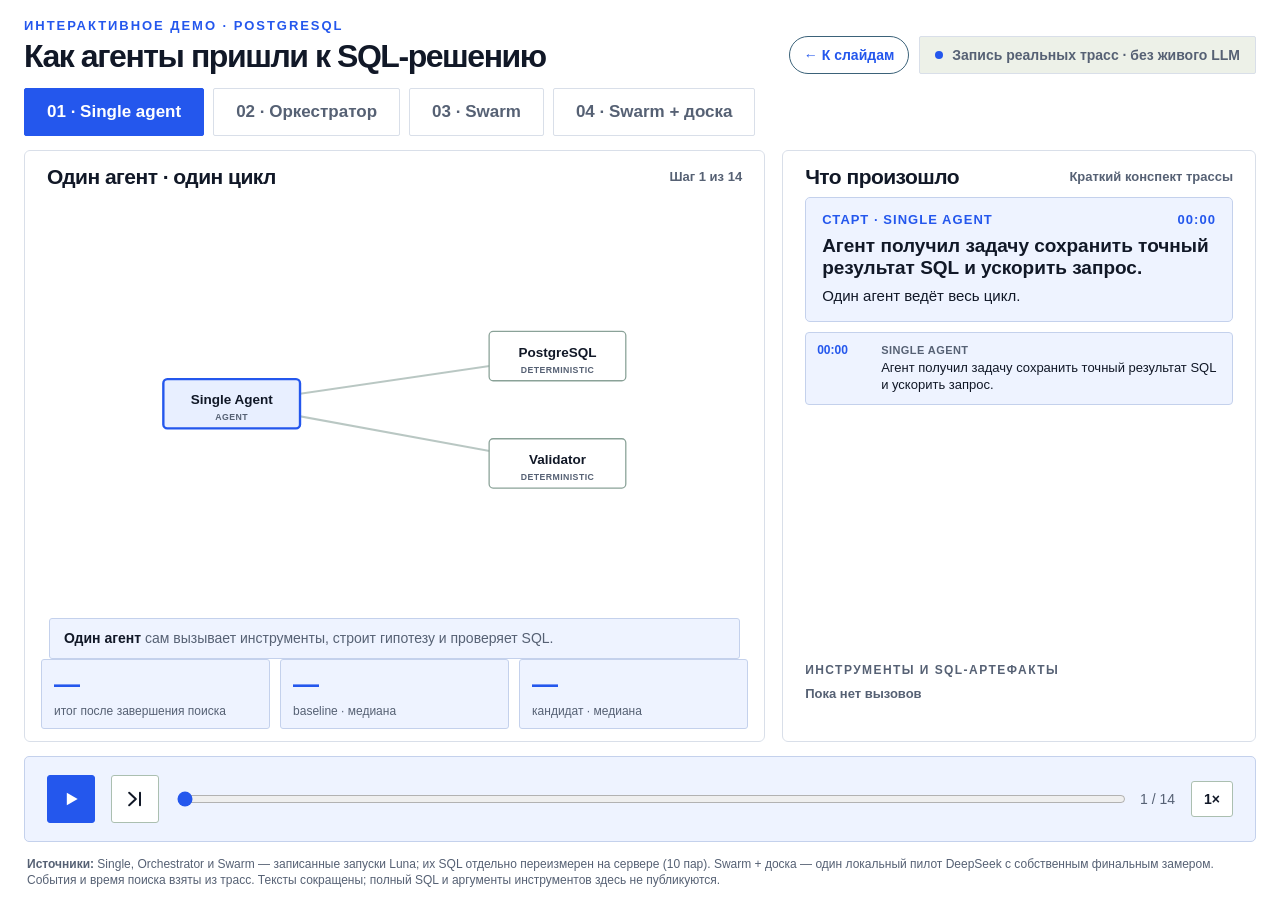
<file: presentation/demo.html>
<!doctype html>
<html lang="ru">
<head>
  <meta charset="utf-8">
  <meta name="viewport" content="width=device-width, initial-scale=1">
  <title>SQL agents · replay</title>
  <style>
    :root { color-scheme: dark; --bg:#0b1020; --panel:#121a2d; --panel2:#18233a; --line:#293751; --ink:#f2f7ff; --muted:#a5b7d0; --cyan:#67e8f9; --violet:#b8a1ff; --green:#78e3bd; --amber:#ffd58d; --red:#ff9da6; }
    * { box-sizing:border-box; }
    body { margin:0; min-height:100vh; font-family:Inter, ui-sans-serif, system-ui, -apple-system, "Segoe UI", sans-serif; color:var(--ink); background:radial-gradient(circle at 70% -10%,#22325a 0,transparent 36%),radial-gradient(circle at -10% 100%,#182c45 0,transparent 34%),var(--bg); }
    button, input { font:inherit; }
    button { color:inherit; cursor:pointer; }
    .shell { width:min(1820px,100%); height:100vh; min-height:720px; margin:auto; padding:20px 30px 16px; display:flex; flex-direction:column; gap:14px; }
    header { display:flex; align-items:flex-end; justify-content:space-between; gap:20px; }
    .eyebrow { font-size:13px; letter-spacing:.15em; text-transform:uppercase; color:var(--cyan); font-weight:800; }
    h1 { margin:6px 0 0; font-size:clamp(27px,2.5vw,42px); line-height:1.08; letter-spacing:-.045em; }
    .recorded { display:flex; align-items:center; gap:9px; color:var(--muted); border:1px solid var(--line); border-radius:999px; padding:10px 15px; font-size:14px; font-weight:700; white-space:nowrap; background:#10192ab8; }
    .recorded::before { content:""; width:8px; height:8px; border-radius:50%; background:var(--amber); box-shadow:0 0 16px var(--amber); }
    .head-actions { display:flex; align-items:center; gap:10px; }
    .back { color:var(--cyan); text-decoration:none; border:1px solid #3b6279; border-radius:999px; padding:10px 14px; font-size:14px; font-weight:750; white-space:nowrap; }
    .back:hover,.back:focus-visible { background:#19354c; }
    .tabs { display:flex; gap:9px; }
    .tab { padding:13px 22px; border-radius:13px; border:1px solid var(--line); background:#141e31; color:var(--muted); font-weight:750; font-size:17px; transition:.2s; }
    .tab:hover,.tab:focus-visible { border-color:var(--cyan); color:var(--ink); }
    .tab.selected { color:#071521; border-color:var(--cyan); background:linear-gradient(120deg,var(--cyan),#a9d9ff); box-shadow:0 8px 28px #67e8f92b; }
    .main { display:grid; grid-template-columns:minmax(0,1.22fr) minmax(430px,.78fr); gap:17px; flex:1; min-height:0; overflow:hidden; }
    .panel { min-width:0; border:1px solid var(--line); border-radius:22px; background:linear-gradient(160deg,#152038ed,#10192cea); box-shadow:0 18px 60px #0408144d; overflow:hidden; }
    .panel-head { display:flex; align-items:center; justify-content:space-between; gap:20px; padding:14px 22px 8px; }
    .panel-head h2 { margin:0; font-size:21px; letter-spacing:-.025em; }
    .micro { color:var(--muted); font-size:13px; font-weight:650; }
    .graph-panel { display:flex; flex-direction:column; }
    .graph-wrap { display:flex; flex-direction:column; gap:8px; flex:1; min-height:0; padding:0 12px; }
    svg { display:block; width:100%; height:100%; min-height:260px; flex:1; overflow:visible; }
    .edge { stroke:#3d5273; stroke-width:2.5; fill:none; transition:stroke .25s,stroke-width .25s,opacity .25s; opacity:.7; }
    .edge.primary { stroke:var(--cyan); stroke-width:4; opacity:1; filter:drop-shadow(0 0 7px #67e8f9a6); }
    .edge.ghost { stroke-dasharray:7 8; opacity:.36; }
    .node rect { fill:#182742; stroke:#445a7b; stroke-width:1.6; rx:16; transition:.25s; }
    .node text { font-size:16px; fill:var(--ink); font-weight:750; text-anchor:middle; dominant-baseline:middle; pointer-events:none; }
    .node .sub { font-size:11px; fill:var(--muted); font-weight:650; letter-spacing:.05em; }
    .node.active rect { fill:#1b4054; stroke:var(--cyan); stroke-width:3; filter:drop-shadow(0 0 15px #67e8f969); }
    .node.completed rect { stroke:var(--green); }
    .node.muted { opacity:.44; }
    .flow-note { flex:none; margin:0 12px; padding:10px 14px; border:1px solid #3b506d; border-radius:12px; background:#111c31e8; color:var(--muted); font-size:14px; line-height:1.35; }
    .flow-note strong { color:var(--ink); }
    .bottom-graph { display:grid; grid-template-columns:repeat(3,1fr); gap:10px; padding:0 16px 12px; }
    .stat { border:1px solid var(--line); border-radius:15px; padding:10px 12px; background:#101a2d; }
    .stat b { display:block; font-size:26px; line-height:1.1; letter-spacing:-.04em; color:var(--cyan); }
    .stat small { display:block; color:var(--muted); font-size:12px; margin-top:5px; }
    .right { display:flex; flex-direction:column; gap:16px; min-height:0; }
    .event-panel { display:flex; flex-direction:column; flex:1; min-height:0; }
    .event-now { flex:none; margin:0 22px 10px; border-radius:17px; border:1px solid #446680; background:linear-gradient(130deg,#1a3a50,#1c2445); padding:14px 16px; min-height:0; }
    .event-line { display:flex; align-items:center; justify-content:space-between; gap:15px; color:var(--cyan); font-size:13px; font-weight:850; text-transform:uppercase; letter-spacing:.08em; }
    .event-now h3 { margin:8px 0 5px; font-size:19px; line-height:1.2; }
    .event-now p { margin:0; color:#c6d6e9; font-size:15px; line-height:1.43; }
    .feed { margin:0 22px 20px; padding:0; list-style:none; display:flex; flex-direction:column; gap:9px; overflow-y:auto; flex:1; min-height:140px; scrollbar-color:#445a7b transparent; }
    .feed li { flex:0 0 auto; display:grid; grid-template-columns:54px 1fr; gap:10px; border:1px solid var(--line); border-radius:12px; padding:10px 11px; background:#10192b; cursor:pointer; }
    .feed li:hover,.feed li.current { border-color:#5d91a9; background:#192b40; }
    .feed .time { color:var(--cyan); font-size:12px; font-variant-numeric:tabular-nums; font-weight:750; }
    .feed .text { color:#dce7f5; font-size:13px; line-height:1.3; }
    .feed .who { display:block; color:var(--muted); font-size:11px; font-weight:800; text-transform:uppercase; letter-spacing:.04em; margin-bottom:3px; }
    .tools { padding:0 22px 20px; }
    .tools-title { color:var(--muted); font-size:12px; font-weight:800; text-transform:uppercase; letter-spacing:.12em; margin:0 0 9px; }
    .chips { display:flex; flex-wrap:nowrap; gap:7px; min-height:35px; overflow-x:auto; padding-bottom:3px; scrollbar-color:#445a7b transparent; }
    .chip { flex:0 0 auto; padding:7px 10px; border:1px solid #3a526f; background:#182941; border-radius:8px; color:#c7eaf1; font-size:12px; font-weight:750; }
    .chip.new { border-color:var(--cyan); box-shadow:0 0 14px #67e8f933; }
    .controls { padding:18px 22px; border:1px solid var(--line); border-radius:18px; background:#101a2d; display:grid; grid-template-columns:auto auto 1fr auto; align-items:center; gap:16px; }
    .icon-btn { width:48px; min-width:48px; height:48px; padding:0; display:grid; place-items:center; border:1px solid #43607d; border-radius:12px; background:#1b304a; }
    .icon-btn svg { display:block; width:20px; height:20px; min-height:0; flex:none; overflow:hidden; }
    #play[data-playing="true"] .play-icon, #play[data-playing="false"] .pause-icon { display:none; }
    .icon-btn.primary { background:var(--cyan); color:#0b1c29; border-color:var(--cyan); }
    .icon-btn:hover { filter:brightness(1.17); }
    .progress { display:flex; align-items:center; gap:12px; }
    input[type=range] { width:100%; accent-color:var(--cyan); cursor:pointer; }
    #counter { color:var(--muted); font-variant-numeric:tabular-nums; white-space:nowrap; font-size:14px; }
    .speed { border:1px solid var(--line); background:#182941; border-radius:9px; padding:9px 12px; font-size:14px; font-weight:750; }
    .source { color:var(--muted); font-size:12px; line-height:1.35; padding:0 3px; }
    .source strong { color:#d3e6f5; }
    @media (max-width:1080px) { .shell{height:auto;min-height:100vh;padding:20px;} .main{grid-template-columns:1fr;overflow:visible;} .graph-wrap{min-height:360px;} svg{min-height:360px;} .event-panel{min-height:500px;} }
    @media (max-width:620px) { header{align-items:flex-start;flex-direction:column;} .head-actions{flex-wrap:wrap;} .recorded{white-space:normal;} .tabs{flex-wrap:wrap;} .tab{font-size:14px;padding:10px 13px;} .bottom-graph{grid-template-columns:repeat(3,1fr);} .stat{padding:10px;} .stat b{font-size:20px;} .controls{grid-template-columns:auto auto 1fr;gap:8px;} .speed{grid-column:3;justify-self:end;} }
  </style>
<link rel="stylesheet" href="demo-light.css?v=cases-9">
</head>
<body><script>if(new URLSearchParams(location.search).has("embed"))document.body.classList.add("embedded");</script>
  <div class="shell">
    <header>
      <div><div class="eyebrow">Интерактивное демо · PostgreSQL</div><h1>Как агенты пришли к SQL-решению</h1></div>
      <div class="head-actions"><a class="back" href="index.html#demo">← К слайдам</a><div class="recorded">Запись реальных трасс · без живого LLM</div></div>
    </header>
    <nav class="tabs" aria-label="Архитектура">
      <button class="tab selected" data-mode="single">01 · Single agent</button>
      <button class="tab" data-mode="orchestrator">02 · Оркестратор</button>
      <button class="tab" data-mode="swarm">03 · Swarm</button>
      <button class="tab" data-mode="board_swarm">04 · Swarm + доска</button>
    </nav>
    <div class="main">
      <section class="panel graph-panel" aria-label="Граф агентов">
        <div class="panel-head"><h2 id="graph-title">Один агент · один цикл</h2><span class="micro" id="step-label">Шаг 1</span></div>
        <div class="graph-wrap"><svg id="graph" viewBox="0 0 900 360" role="img" aria-label="Агенты и их переходы"></svg><div class="flow-note" id="flow-note"></div></div>
        <div class="bottom-graph">
          <div class="stat" aria-live="polite"><b id="speedup">—</b><small id="metric-scope">итог после завершения поиска</small></div>
          <div class="stat"><b id="baseline">—</b><small>baseline · медиана</small></div>
          <div class="stat"><b id="candidate">—</b><small>кандидат · медиана</small></div>
        </div>
      </section>
      <aside class="right">
        <section class="panel event-panel" aria-label="Трасса событий">
          <div class="panel-head"><h2>Что произошло</h2><span class="micro">Краткий конспект трассы</span></div>
          <div class="event-now"><div class="event-line"><span id="kind">ЗАДАЧА</span><span id="time">00:00</span></div><h3 id="summary"></h3><p id="evidence"></p></div>
          <ol class="feed" id="feed"></ol>
          <div class="tools"><div class="tools-title">Инструменты и SQL-артефакты</div><div class="chips" id="chips"></div></div>
        </section>
      </aside>
    </div>
    <div class="controls" aria-label="Управление воспроизведением">
      <button id="play" class="icon-btn primary" data-playing="false" aria-label="Воспроизвести">
        <svg class="play-icon" viewBox="0 0 24 24" aria-hidden="true"><path d="M7 4.5 20 12 7 19.5Z" fill="currentColor"/></svg>
        <svg class="pause-icon" viewBox="0 0 24 24" aria-hidden="true"><rect x="5" y="5" width="14" height="14" rx="1.5" fill="currentColor"/></svg>
      </button>
      <button id="step" class="icon-btn" aria-label="Следующий шаг"><svg viewBox="0 0 24 24" aria-hidden="true"><path d="m5 4.5 8 7.5-8 7.5M18 4.5v15" fill="none" stroke="currentColor" stroke-width="2.4" stroke-linecap="round" stroke-linejoin="round"/></svg></button>
      <div class="progress"><input id="scrubber" type="range" min="0" value="0" aria-label="Позиция в трассе"><span id="counter">1 / 1</span></div>
      <button id="speed" class="speed" aria-label="Скорость воспроизведения">1×</button>
    </div>
    <div class="source"><strong>Источники:</strong> Single, Orchestrator и Swarm — записанные запуски Luna; их SQL отдельно переизмерен на сервере (10 пар). Swarm + доска — один локальный пилот DeepSeek с собственным финальным замером. События и время поиска взяты из трасс. Тексты сокращены; полный SQL и аргументы инструментов здесь не публикуются.</div>
  </div>
  <script src="demo-data.js?v=cases-9"></script>
  <script>
    (() => {
      'use strict';
      const data = window.DEMO_DATA;
      const svgNS = 'http://www.w3.org/2000/svg';
      const $ = id => document.getElementById(id);
      const names = {single:'Single Agent',orchestrator:'Оркестратор',plan_analyst:'Plan Analyst',stats_analyst:'Stats Analyst',query_rewriter:'Query Rewriter',synthesis_rewriter:'Синтезатор',auditor:'Auditor',board:'Общая доска',postgres:'PostgreSQL',validator:'Validator'};
      const kinds = {start:'СТАРТ',tool:'ИНСТРУМЕНТ',result:'РЕЗУЛЬТАТ',validation:'ПРОВЕРКА',worker_start:'НАЧАЛО РАБОТЫ',worker_end:'ОТВЕТ ВОРКЕРА',handoff:'HANDOFF',board_post:'ЗАПИСЬ НА ДОСКЕ',board_read:'ЧТЕНИЕ ДОСКИ',phase_limit:'ЛИМИТ ФАЗЫ',run_end:'ФИНИШ'};
      const titles = {single:'Один агент · один цикл',orchestrator:'Оркестратор · параллельная диагностика',swarm:'Swarm · передача управления',board_swarm:'Swarm · параллельный поиск и общая доска'};
      const notes = {
        single:'<strong>Один агент</strong> сам вызывает инструменты, строит гипотезу и проверяет SQL.',
        orchestrator:'<strong>Оркестратор</strong> вызывает роли как инструменты, собирает результаты и выбирает следующий шаг.',
        swarm:'<strong>Swarm</strong> передаёт управление специалисту через handoff со структурированным состоянием.',
        board_swarm:'<strong>DeepSeek:</strong> три исследователя параллельно; гипотезы и SQL-артефакты на общей доске. Затем синтез и аудит. Это один локальный пилот.'
      };
      const layouts = {
        single:{nodes:{single:[245,180],postgres:[655,120],validator:[655,255]},edges:[['single','postgres'],['single','validator']]},
        orchestrator:{nodes:{orchestrator:[150,175],plan_analyst:[450,40],stats_analyst:[450,125],query_rewriter:[450,215],auditor:[450,305],postgres:[755,175]},edges:[['orchestrator','plan_analyst'],['orchestrator','stats_analyst'],['orchestrator','query_rewriter'],['orchestrator','auditor'],['plan_analyst','postgres'],['stats_analyst','postgres'],['query_rewriter','postgres'],['auditor','postgres']]},
        swarm:{nodes:{plan_analyst:[160,95],stats_analyst:[445,55],query_rewriter:[445,220],auditor:[730,145],postgres:[730,300]},edges:[['plan_analyst','query_rewriter'],['plan_analyst','stats_analyst'],['stats_analyst','query_rewriter'],['query_rewriter','auditor'],['auditor','postgres']]},
        board_swarm:{nodes:{plan_analyst:[145,72],stats_analyst:[450,72],query_rewriter:[755,72],board:[450,184],synthesis_rewriter:[240,292],auditor:[660,292]},edges:[['plan_analyst','board'],['stats_analyst','board'],['query_rewriter','board'],['board','synthesis_rewriter'],['board','auditor']]}
      };
      const deepLink=location.hash.slice(1);
      let mode=['single','orchestrator','swarm','board_swarm'].includes(deepLink)?deepLink:'single', index=0, timer=null, speedIndex=1;
      const speeds=[.5,1,2,4];
      function mk(tag,attrs={}) { const n=document.createElementNS(svgNS,tag); for(const [k,v] of Object.entries(attrs)) n.setAttribute(k,v); return n; }
      function time(t) { const m=Math.floor(t/60); const s=Math.floor(t%60); return `${String(m).padStart(2,'0')}:${String(s).padStart(2,'0')}`; }
      function activeAgents(events,i) {
        if(mode==='single') return new Set(['single']);
        if(mode==='swarm') return new Set([events[i].actor]);
        if(mode==='board_swarm') {
          const set=new Set();
          for(const ev of events.slice(0,i+1)) { if(ev.kind==='worker_start') set.add(ev.actor); if(ev.kind==='phase_limit'||ev.kind==='worker_end') set.delete(ev.actor); }
          if(events[i].actor!=='board') set.add(events[i].actor);
          if(['board_read','board_post'].includes(events[i].kind)) set.add('board');
          return set;
        }
        const set=new Set(['orchestrator']);
        for(const ev of events.slice(0,i+1)) { if(ev.kind==='worker_start') set.add(ev.actor); if(ev.kind==='worker_end') set.delete(ev.actor); }
        if(events[i].kind==='worker_end') set.add(events[i].actor);
        return set;
      }
      function renderGraph(ev,events) {
        const graph=$('graph'); graph.replaceChildren();
        const layout=layouts[mode], active=activeAgents(events,index);
        let route='';
        if(mode==='swarm') {
          const handoffs=events.slice(0,index+1).filter(e=>e.kind==='handoff');
          route=handoffs.length===1?'plan_analyst>query_rewriter':handoffs.length>1?'query_rewriter>auditor':'';
        }
        for(const [a,b] of layout.edges) {
          const [x1,y1]=layout.nodes[a], [x2,y2]=layout.nodes[b];
          const hot=(mode==='swarm' && route===`${a}>${b}`)||(mode==='orchestrator' && ((a==='orchestrator' && active.has(b))||(a===ev.actor && b==='postgres')))||(mode==='single' && (ev.kind==='tool' ? b==='postgres' : ev.kind==='validation' && b==='validator'))||(mode==='board_swarm' && (a===ev.actor||b===ev.actor) && ['board_post','board_read'].includes(ev.kind));
          graph.append(mk('line',{x1,y1,x2,y2,class:`edge ${hot?'primary':''} ${mode==='swarm' && a==='stats_analyst'?'ghost':''}`}));
        }
        for(const [key,[x,y]] of Object.entries(layout.nodes)) {
          const isSystem=['postgres','validator'].includes(key);
          const hot=active.has(key)||(isSystem && ((key==='postgres'&&['tool','result'].includes(ev.kind))||(key==='validator'&&ev.kind==='validation')));
          const group=mk('g',{class:`node ${hot?'active':''} ${!hot && mode==='swarm' && key==='stats_analyst'?'muted':''}`});
          const width=['query_rewriter','synthesis_rewriter','orchestrator'].includes(key)?194:172;
          group.append(mk('rect',{x:x-width/2,y:y-31,width,height:62}));
          const label=mk('text',{x,y:y-4}); label.textContent=names[key]; group.append(label);
          const subtitle=mk('text',{x,y:y+18,class:'sub'});
          if(key==='board') {const soFar=events.slice(0,index+1);subtitle.textContent=`ЗАПИСИ ${soFar.filter(e=>e.kind==='board_post').length} · SQL ${soFar.filter(e=>e.kind==='board_post' && e.tool.startsWith('sql-')).length}`;}
          else subtitle.textContent=isSystem?'DETERMINISTIC':key==='orchestrator'?'SUPERVISOR':'AGENT';
          group.append(subtitle);
          graph.append(group);
        }
      }
      function render() {
        const pack=data.modes[mode], events=pack.events, ev=events[index];
        document.querySelectorAll('.tab').forEach(b=>{b.classList.toggle('selected',b.dataset.mode===mode);b.setAttribute('aria-current',b.dataset.mode===mode?'true':'false');});
        $('graph-title').textContent=titles[mode]; $('step-label').textContent=`Шаг ${index+1} из ${events.length}`;
        $('flow-note').innerHTML=notes[mode];
        const local=mode==='board_swarm';
        const complete=index===events.length-1;
        document.body.classList.toggle('replay-complete',complete);
        $('metric-scope').textContent=complete?(local?'локальный пилот · 1 запуск':'сервер · медиана 10 пар'):'итог после завершения поиска';
        $('speedup').textContent=complete?(local?pack.metrics.speedup:pack.metrics.serverPairedSpeedup).toFixed(2)+'×':'—';
        $('baseline').textContent=complete?((local?pack.metrics.baselineMs:pack.metrics.serverBaselineMs)/1000).toFixed(2)+' c':'—';
        $('candidate').textContent=complete?((local?pack.metrics.candidateMs:pack.metrics.serverCandidateMs)/1000).toFixed(2)+' c':'—';
        $('kind').textContent=kinds[ev.kind]+' · '+names[ev.actor]; $('time').textContent=time(ev.t);
        $('summary').textContent=ev.summary; $('evidence').textContent=ev.evidence;
        $('scrubber').max=events.length-1; $('scrubber').value=index; $('counter').textContent=`${index+1} / ${events.length}`;
        renderGraph(ev,events);
        const feed=$('feed'); feed.replaceChildren();
        for(let i=0;i<=index;i++) {
          const item=events[i], li=document.createElement('li'); li.className=i===index?'current':'';
          const t=document.createElement('span'); t.className='time'; t.textContent=time(item.t);
          const txt=document.createElement('span'); txt.className='text';
          const who=document.createElement('span'); who.className='who'; who.textContent=names[item.actor]+(item.tool?' · '+item.tool:'');
          txt.append(who,document.createTextNode(item.summary)); li.append(t,txt); li.addEventListener('click',()=>seek(i)); feed.append(li);
        }
        requestAnimationFrame(()=>{if(feed.isConnected) feed.scrollTop=feed.scrollHeight;});
        const seen=events.slice(0,index+1).filter(e=>e.kind==='tool'||e.kind==='validation'||(e.kind==='board_post'&&e.tool)).slice(-5), chips=$('chips'); chips.replaceChildren();
        for(const item of seen) { const chip=document.createElement('span'); chip.className='chip'+(item===ev?' new':''); chip.textContent=item.kind==='board_post'?'SQL · '+item.tool:item.tool; chips.append(chip); }
        if(!seen.length) { const blank=document.createElement('span'); blank.className='micro'; blank.textContent='Пока нет вызовов'; chips.append(blank); }
      }
      function stop() { clearInterval(timer); timer=null; $('play').dataset.playing='false'; $('play').setAttribute('aria-label','Воспроизвести'); }
      function play() { if(timer){stop();return;} $('play').dataset.playing='true'; $('play').setAttribute('aria-label','Пауза'); timer=setInterval(()=>{const n=data.modes[mode].events.length;if(index>=n-1){stop();return;} index++;render();},1100/speeds[speedIndex]); }
      function seek(i) { index=Math.max(0,Math.min(i,data.modes[mode].events.length-1)); render(); }
      document.querySelectorAll('.tab').forEach(b=>b.addEventListener('click',()=>{stop();mode=b.dataset.mode;index=0;history.replaceState(null,'','#'+mode);render();}));
      $('play').addEventListener('click',play);
      $('step').addEventListener('click',()=>{stop();seek(index+1);});
      $('scrubber').addEventListener('input',e=>{stop();seek(Number(e.target.value));});
      $('speed').addEventListener('click',()=>{speedIndex=(speedIndex+1)%speeds.length;$('speed').textContent=speeds[speedIndex]+'×';if(timer){stop();play();}});
      document.addEventListener('keydown',e=>{if(['INPUT','TEXTAREA'].includes(document.activeElement.tagName))return;if(e.key==='ArrowRight'){stop();seek(index+1);}if(e.key==='ArrowLeft'){stop();seek(index-1);}if(e.code==='Space'){e.preventDefault();play();}});
      document.addEventListener('keydown',e=>{if(window.parent!==window && ['PageDown','PageUp'].includes(e.key)){e.preventDefault();window.parent.postMessage({type:'deck-nav',direction:e.key==='PageDown'?1:-1},'*');}});
      render();
    })();
  </script>
</body>
</html>
</file>
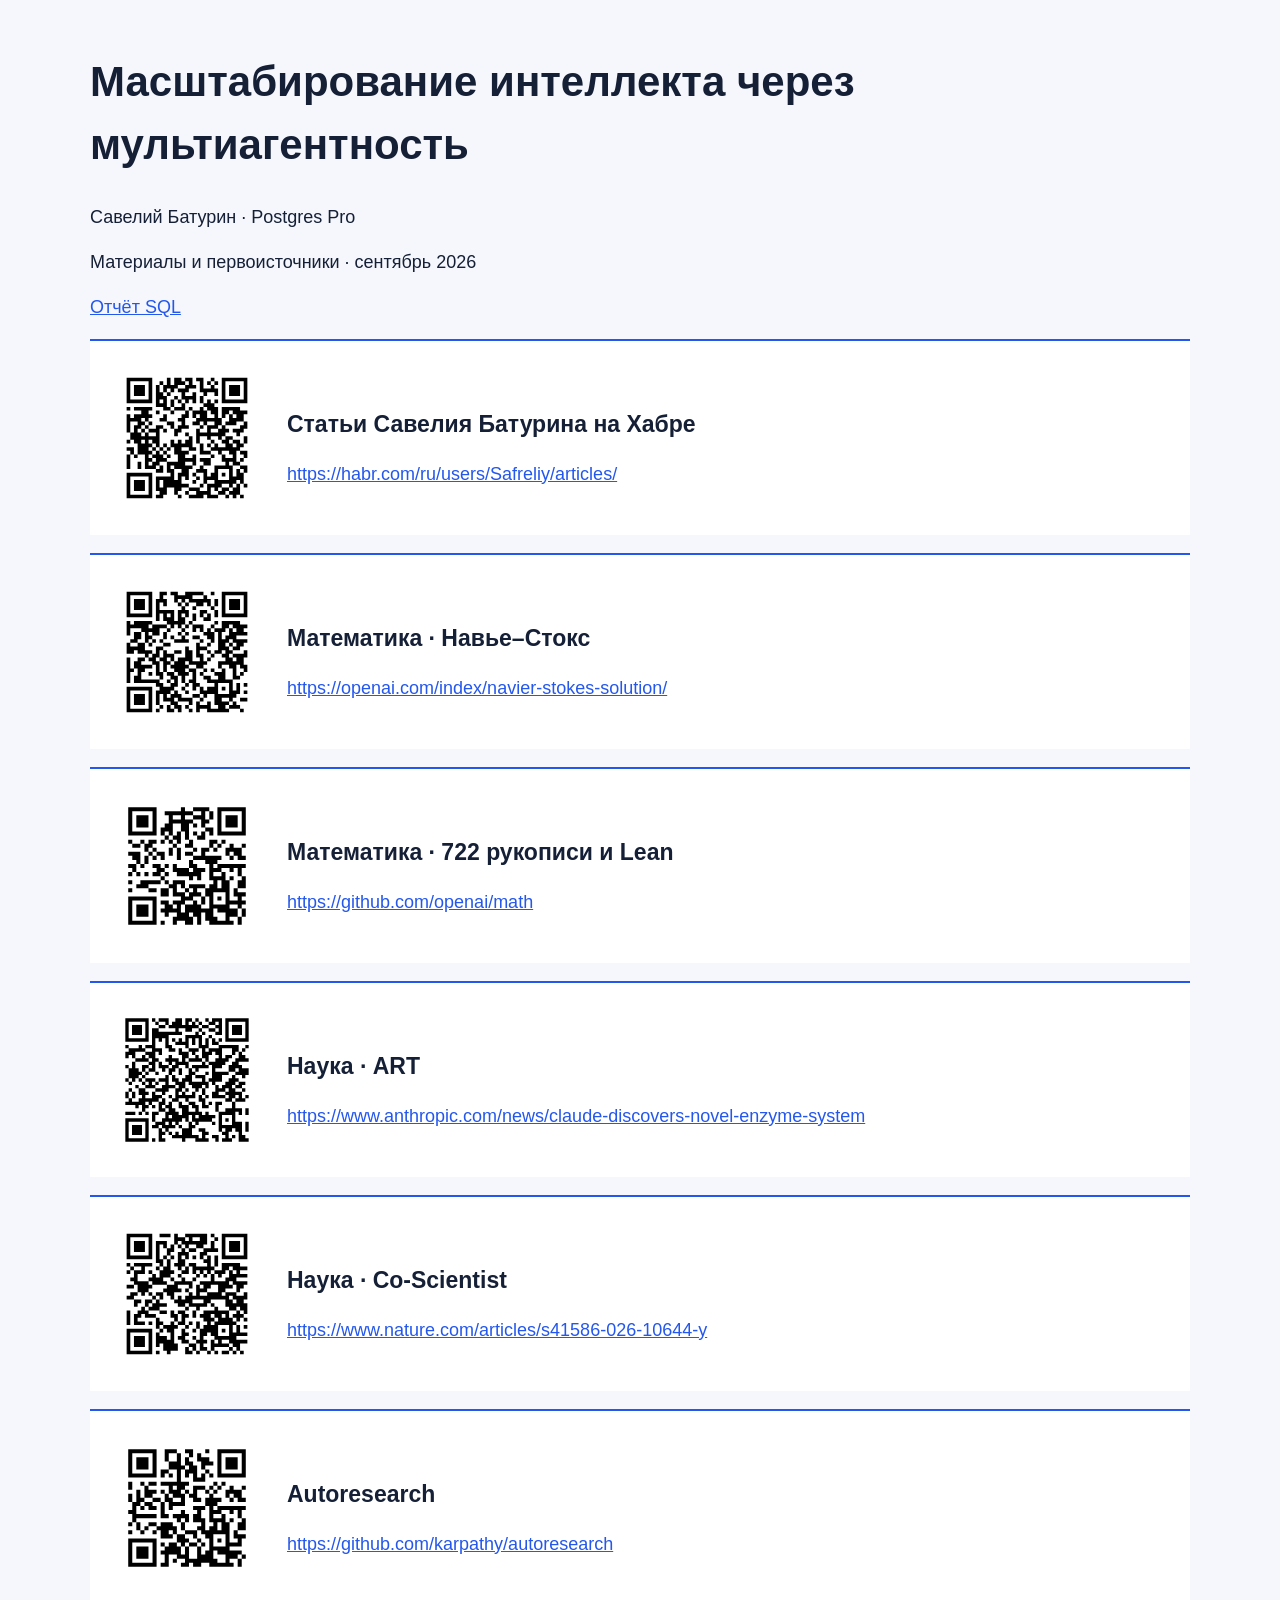
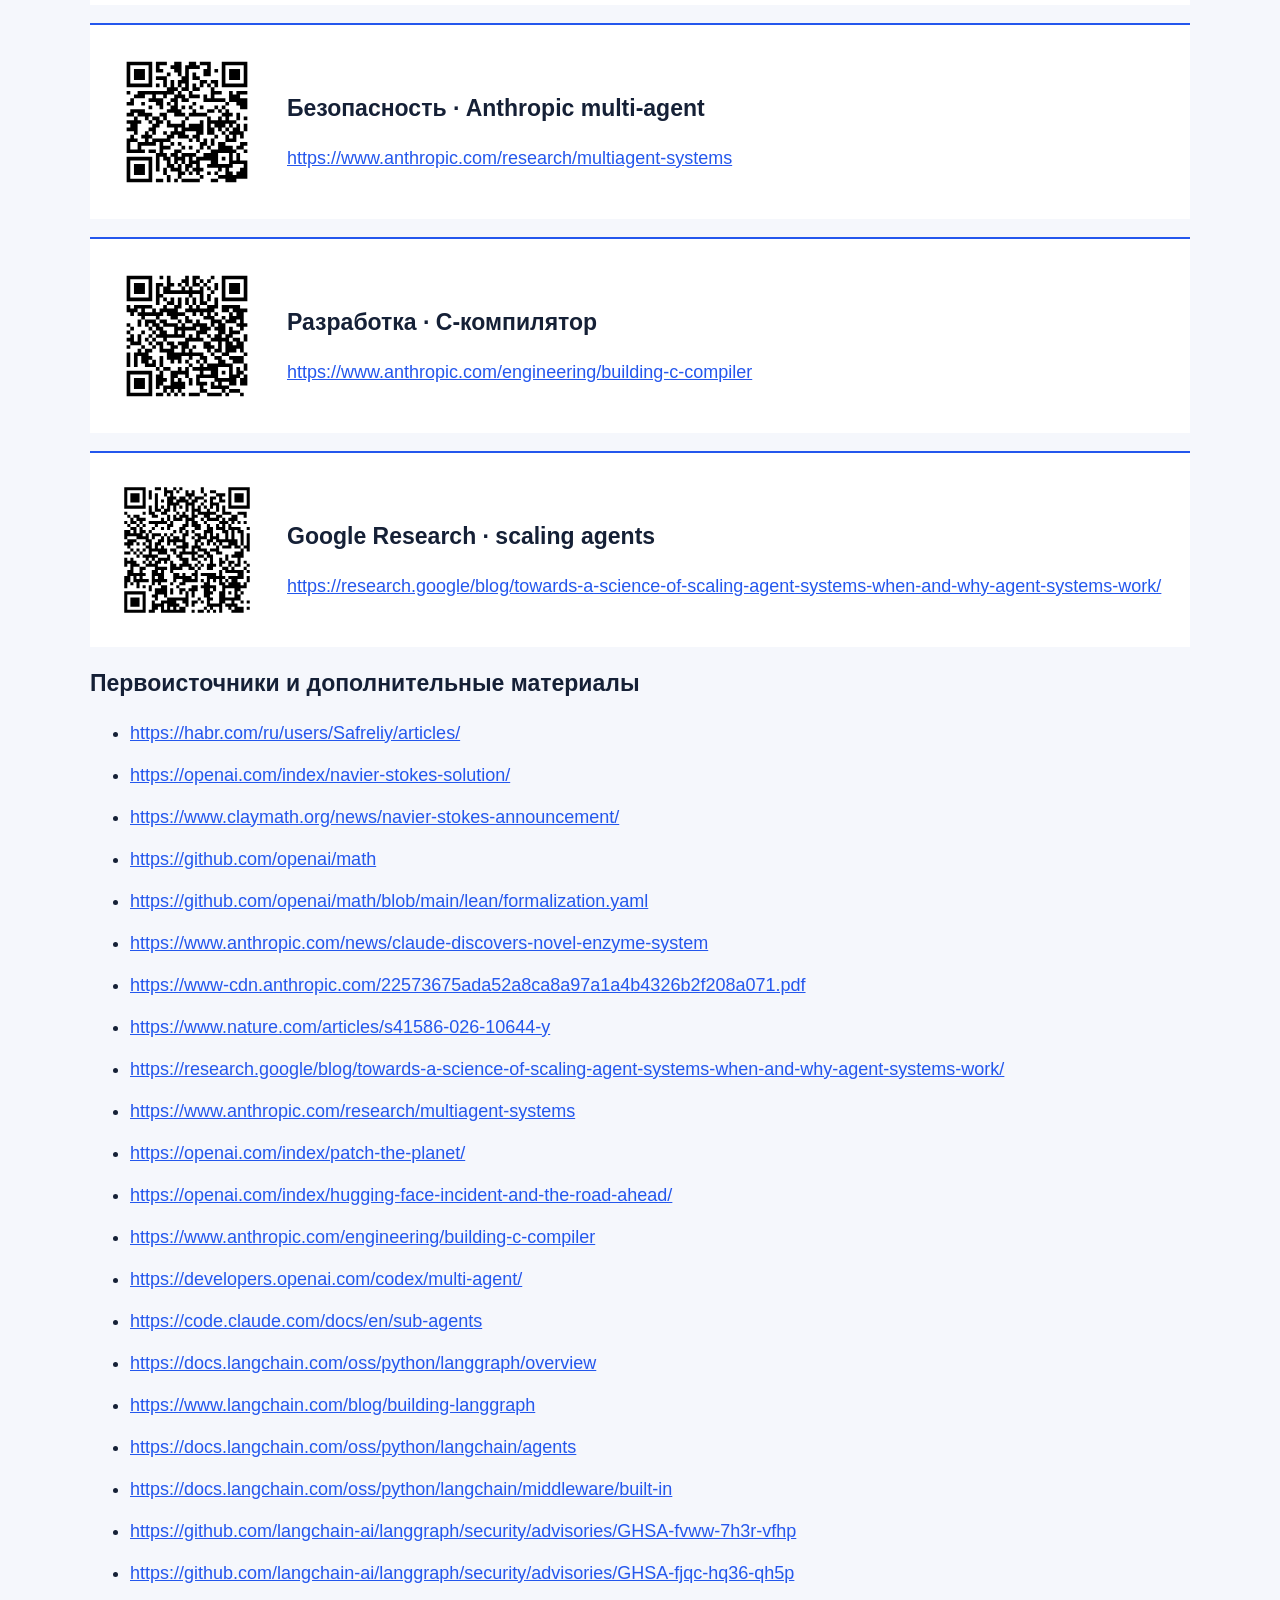
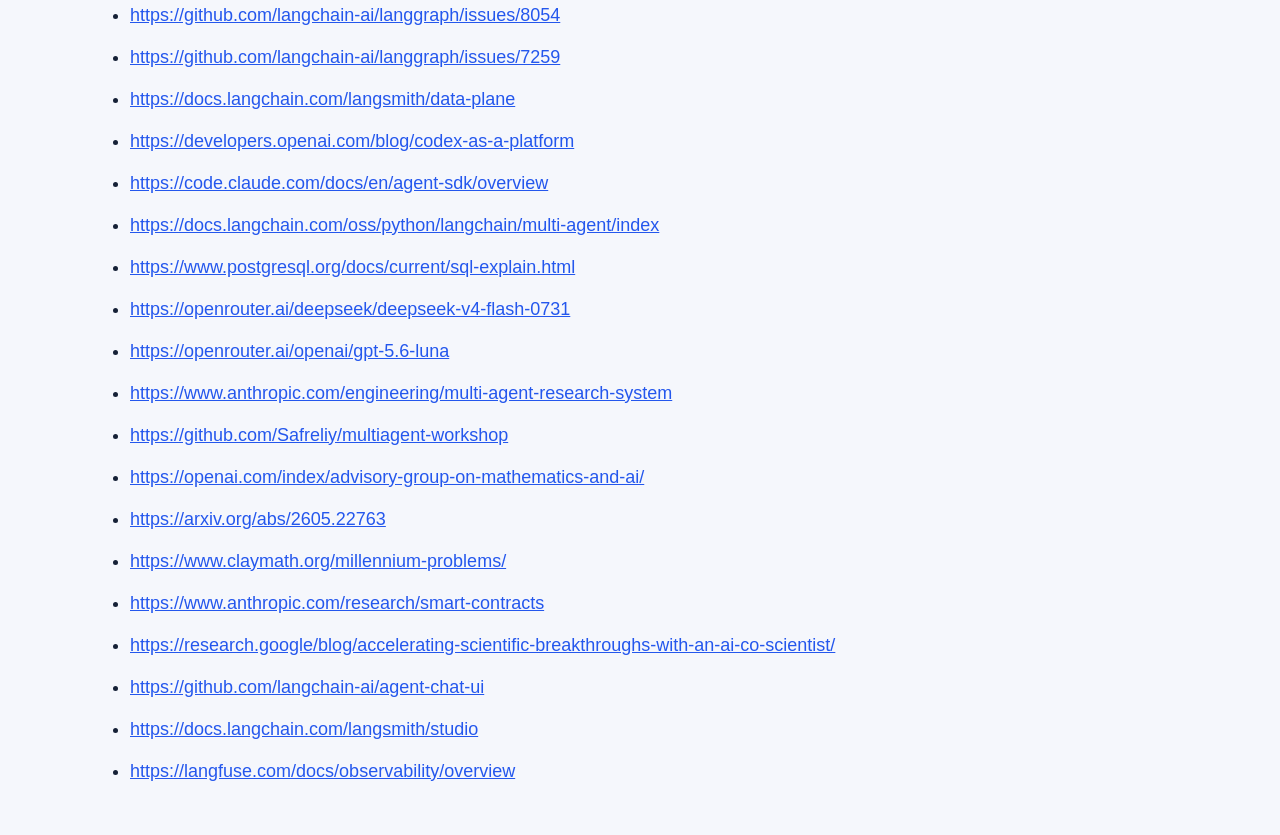
<file: presentation/sources.html>
<!doctype html><html lang="ru"><meta charset="utf-8"><meta name="viewport" content="width=device-width"><title>Источники доклада</title><style>body{font:18px/1.5 "Segoe UI",Arial,sans-serif;background:#f5f7fc;color:#152036;max-width:1100px;margin:50px auto;padding:0 25px}h1{font-size:42px}h2{font-size:23px}a{color:#2457ed;overflow-wrap:anywhere}article{display:flex;gap:25px;align-items:center;background:#fff;padding:22px;margin:18px 0;border-top:2px solid #2457ed}article img{width:150px;height:150px}li{margin:15px 0}</style><h1>Масштабирование интеллекта через мультиагентность</h1><p>Савелий Батурин · Postgres Pro</p><p>Материалы и первоисточники · сентябрь 2026</p><p><a href="materials/report.md">Отчёт SQL</a></p><article><img src="assets/qr-habr.svg" alt="QR"><div><h2>Статьи Савелия Батурина на Хабре</h2><a href="https://habr.com/ru/users/Safreliy/articles/">https://habr.com/ru/users/Safreliy/articles/</a></div></article><article><img src="assets/qr-math.svg" alt="QR"><div><h2>Математика · Навье–Стокс</h2><a href="https://openai.com/index/navier-stokes-solution/">https://openai.com/index/navier-stokes-solution/</a></div></article><article><img src="assets/qr-math-release.svg" alt="QR"><div><h2>Математика · 722 рукописи и Lean</h2><a href="https://github.com/openai/math">https://github.com/openai/math</a></div></article><article><img src="assets/qr-art.svg" alt="QR"><div><h2>Наука · ART</h2><a href="https://www.anthropic.com/news/claude-discovers-novel-enzyme-system">https://www.anthropic.com/news/claude-discovers-novel-enzyme-system</a></div></article><article><img src="assets/qr-coscientist.svg" alt="QR"><div><h2>Наука · Co-Scientist</h2><a href="https://www.nature.com/articles/s41586-026-10644-y">https://www.nature.com/articles/s41586-026-10644-y</a></div></article><article><img src="assets/qr-autoresearch.svg" alt="QR"><div><h2>Autoresearch</h2><a href="https://github.com/karpathy/autoresearch">https://github.com/karpathy/autoresearch</a></div></article><article><img src="assets/qr-security.svg" alt="QR"><div><h2>Безопасность · Anthropic multi-agent</h2><a href="https://www.anthropic.com/research/multiagent-systems">https://www.anthropic.com/research/multiagent-systems</a></div></article><article><img src="assets/qr-compiler.svg" alt="QR"><div><h2>Разработка · C-компилятор</h2><a href="https://www.anthropic.com/engineering/building-c-compiler">https://www.anthropic.com/engineering/building-c-compiler</a></div></article><article><img src="assets/qr-scaling.svg" alt="QR"><div><h2>Google Research · scaling agents</h2><a href="https://research.google/blog/towards-a-science-of-scaling-agent-systems-when-and-why-agent-systems-work/">https://research.google/blog/towards-a-science-of-scaling-agent-systems-when-and-why-agent-systems-work/</a></div></article><h2>Первоисточники и дополнительные материалы</h2><ul><li><a href="https://habr.com/ru/users/Safreliy/articles/">https://habr.com/ru/users/Safreliy/articles/</a></li><li><a href="https://openai.com/index/navier-stokes-solution/">https://openai.com/index/navier-stokes-solution/</a></li><li><a href="https://www.claymath.org/news/navier-stokes-announcement/">https://www.claymath.org/news/navier-stokes-announcement/</a></li><li><a href="https://github.com/openai/math">https://github.com/openai/math</a></li><li><a href="https://github.com/openai/math/blob/main/lean/formalization.yaml">https://github.com/openai/math/blob/main/lean/formalization.yaml</a></li><li><a href="https://www.anthropic.com/news/claude-discovers-novel-enzyme-system">https://www.anthropic.com/news/claude-discovers-novel-enzyme-system</a></li><li><a href="https://www-cdn.anthropic.com/22573675ada52a8ca8a97a1a4b4326b2f208a071.pdf">https://www-cdn.anthropic.com/22573675ada52a8ca8a97a1a4b4326b2f208a071.pdf</a></li><li><a href="https://www.nature.com/articles/s41586-026-10644-y">https://www.nature.com/articles/s41586-026-10644-y</a></li><li><a href="https://research.google/blog/towards-a-science-of-scaling-agent-systems-when-and-why-agent-systems-work/">https://research.google/blog/towards-a-science-of-scaling-agent-systems-when-and-why-agent-systems-work/</a></li><li><a href="https://www.anthropic.com/research/multiagent-systems">https://www.anthropic.com/research/multiagent-systems</a></li><li><a href="https://openai.com/index/patch-the-planet/">https://openai.com/index/patch-the-planet/</a></li><li><a href="https://openai.com/index/hugging-face-incident-and-the-road-ahead/">https://openai.com/index/hugging-face-incident-and-the-road-ahead/</a></li><li><a href="https://www.anthropic.com/engineering/building-c-compiler">https://www.anthropic.com/engineering/building-c-compiler</a></li><li><a href="https://developers.openai.com/codex/multi-agent/">https://developers.openai.com/codex/multi-agent/</a></li><li><a href="https://code.claude.com/docs/en/sub-agents">https://code.claude.com/docs/en/sub-agents</a></li><li><a href="https://docs.langchain.com/oss/python/langgraph/overview">https://docs.langchain.com/oss/python/langgraph/overview</a></li><li><a href="https://www.langchain.com/blog/building-langgraph">https://www.langchain.com/blog/building-langgraph</a></li><li><a href="https://docs.langchain.com/oss/python/langchain/agents">https://docs.langchain.com/oss/python/langchain/agents</a></li><li><a href="https://docs.langchain.com/oss/python/langchain/middleware/built-in">https://docs.langchain.com/oss/python/langchain/middleware/built-in</a></li><li><a href="https://github.com/langchain-ai/langgraph/security/advisories/GHSA-fvww-7h3r-vfhp">https://github.com/langchain-ai/langgraph/security/advisories/GHSA-fvww-7h3r-vfhp</a></li><li><a href="https://github.com/langchain-ai/langgraph/security/advisories/GHSA-fjqc-hq36-qh5p">https://github.com/langchain-ai/langgraph/security/advisories/GHSA-fjqc-hq36-qh5p</a></li><li><a href="https://github.com/langchain-ai/langgraph/issues/8054">https://github.com/langchain-ai/langgraph/issues/8054</a></li><li><a href="https://github.com/langchain-ai/langgraph/issues/7259">https://github.com/langchain-ai/langgraph/issues/7259</a></li><li><a href="https://docs.langchain.com/langsmith/data-plane">https://docs.langchain.com/langsmith/data-plane</a></li><li><a href="https://developers.openai.com/blog/codex-as-a-platform">https://developers.openai.com/blog/codex-as-a-platform</a></li><li><a href="https://code.claude.com/docs/en/agent-sdk/overview">https://code.claude.com/docs/en/agent-sdk/overview</a></li><li><a href="https://docs.langchain.com/oss/python/langchain/multi-agent/index">https://docs.langchain.com/oss/python/langchain/multi-agent/index</a></li><li><a href="https://www.postgresql.org/docs/current/sql-explain.html">https://www.postgresql.org/docs/current/sql-explain.html</a></li><li><a href="https://openrouter.ai/deepseek/deepseek-v4-flash-0731">https://openrouter.ai/deepseek/deepseek-v4-flash-0731</a></li><li><a href="https://openrouter.ai/openai/gpt-5.6-luna">https://openrouter.ai/openai/gpt-5.6-luna</a></li><li><a href="https://www.anthropic.com/engineering/multi-agent-research-system">https://www.anthropic.com/engineering/multi-agent-research-system</a></li><li><a href="https://github.com/Safreliy/multiagent-workshop">https://github.com/Safreliy/multiagent-workshop</a></li><li><a href="https://openai.com/index/advisory-group-on-mathematics-and-ai/">https://openai.com/index/advisory-group-on-mathematics-and-ai/</a></li><li><a href="https://arxiv.org/abs/2605.22763">https://arxiv.org/abs/2605.22763</a></li><li><a href="https://www.claymath.org/millennium-problems/">https://www.claymath.org/millennium-problems/</a></li><li><a href="https://www.anthropic.com/research/smart-contracts">https://www.anthropic.com/research/smart-contracts</a></li><li><a href="https://research.google/blog/accelerating-scientific-breakthroughs-with-an-ai-co-scientist/">https://research.google/blog/accelerating-scientific-breakthroughs-with-an-ai-co-scientist/</a></li><li><a href="https://github.com/langchain-ai/agent-chat-ui">https://github.com/langchain-ai/agent-chat-ui</a></li><li><a href="https://docs.langchain.com/langsmith/studio">https://docs.langchain.com/langsmith/studio</a></li><li><a href="https://langfuse.com/docs/observability/overview">https://langfuse.com/docs/observability/overview</a></li></ul></html>
</file>
<file: presentation/deck.css>
:root{--bg:#0b1020;--ink:#edf3ff;--muted:#94a4c0;--line:#29334c;--cyan:#67e8f9;--purple:#b8a1ff;--green:#b8edaa;--amber:#ffd38a;font-family:'Segoe UI',Arial,sans-serif;color-scheme:dark}
*{box-sizing:border-box}body{margin:0;background:#070b14;color:var(--ink);overflow:hidden}button,a,input{font:inherit}button,a{touch-action:manipulation}button{cursor:pointer}button:focus-visible,a:focus-visible,input:focus-visible{outline:3px solid var(--cyan);outline-offset:5px}a{color:var(--cyan)}.stage{width:1600px;height:900px;position:absolute;transform-origin:top left;background:var(--bg);overflow:hidden}.slide{position:absolute;inset:0;padding:65px 86px 78px;display:none;background:var(--bg)}.slide.active{display:block;animation:enter .28s ease-out}@keyframes enter{from{opacity:0;transform:translateY(7px)}to{opacity:1;transform:translateY(0)}}.eyebrow{text-transform:uppercase;letter-spacing:.18em;color:var(--cyan);font-size:17px;font-weight:650;margin-bottom:21px}h1,h2,h3,p{margin:0}h1{font-size:78px;letter-spacing:-3px;line-height:1.07;font-weight:650}h2{font-size:55px;line-height:1.12;letter-spacing:-1.7px;font-weight:630;max-width:1320px}h3{font-size:29px;line-height:1.2;font-weight:600}.lead{font-size:27px;color:var(--muted);line-height:1.45;margin-top:20px}.accent{color:var(--cyan)}.purple{color:var(--purple)}.green{color:var(--green)}.amber{color:var(--amber)}.muted{color:var(--muted)}.small{font-size:19px;line-height:1.5}.body{font-size:26px;line-height:1.45}.footnote{position:absolute;bottom:91px;left:86px;right:86px;font-size:18px;color:var(--muted);line-height:1.4}.two{display:grid;grid-template-columns:1fr 1fr;gap:66px}.three{display:grid;grid-template-columns:repeat(3,1fr);gap:42px}.rule{border-top:1px solid var(--line);padding-top:24px}.diagram{width:100%;height:auto;overflow:visible}.diagram text{fill:var(--ink);font-family:'Segoe UI',Arial,sans-serif;font-size:24px}.diagram .label{fill:var(--muted);font-size:19px}.diagram .big{font-size:32px;font-weight:600}.diagram .node{fill:#131d31;stroke:#3b4b69;stroke-width:1.5}.diagram .hl{stroke:var(--cyan);fill:#14303d}.diagram .violet{stroke:var(--purple);fill:#272340}.diagram .edge{fill:none;stroke:#6d7f9f;stroke-width:2.5;marker-end:url(#arrow)}.diagram .hot{stroke:var(--cyan);stroke-width:3;marker-end:url(#arrow-cyan)}.diagram .dash{stroke-dasharray:7 8}.diagram .ghost{fill:none;stroke:var(--line);stroke-width:1.5}.diagram .soft{fill:var(--muted)}.big-number{font-size:100px;line-height:1;font-weight:650;letter-spacing:-5px}.caption{font-size:21px;color:var(--muted);line-height:1.4;margin-top:15px}.case{padding:30px 0;border-top:1px solid var(--line)}.case-index{font-size:18px;color:var(--cyan);letter-spacing:.12em;margin-bottom:30px}.case h3{font-size:36px}.case p{font-size:25px;margin-top:23px;line-height:1.45}.case a{font-size:17px;display:inline-block;margin-top:26px;text-decoration:none;border-bottom:1px solid #456477}.quote{font-size:39px;line-height:1.3;font-weight:500;letter-spacing:-.6px}.code{font:22px/1.6 Consolas,'Cascadia Code',monospace;white-space:pre-wrap;color:#c9d4e8;margin:0}.code .kw{color:var(--purple)}.code .fn{color:var(--cyan)}.code .comment{color:#7f91ac}.keyline{border-left:3px solid var(--cyan);padding-left:23px}.number-row{display:flex;gap:30px;align-items:baseline}.number-row span{font-size:25px;color:var(--muted)}.pill{padding:8px 15px;border:1px solid #3d4b65;border-radius:30px;display:inline-block;font-size:18px}.action{display:inline-flex;align-items:center;justify-content:center;padding:18px 28px;border-radius:9px;background:var(--cyan);color:#061b24;border:0;text-decoration:none;font-weight:650;font-size:23px}.action.secondary{background:transparent;color:var(--ink);border:1px solid #566581}.toolbar{position:fixed;bottom:15px;left:22px;right:22px;display:flex;align-items:center;gap:10px;z-index:30;color:#a9b6cf;font-size:12px}.toolbar button,.toolbar a{background:#101828;border:1px solid #31405a;border-radius:6px;color:#cfdaee;padding:7px 11px;text-decoration:none}.toolbar .spacer{flex:1}.progress{position:fixed;left:0;top:0;height:3px;background:var(--cyan);z-index:40;transition:width .2s}.slide-no{position:absolute;bottom:32px;left:86px;right:86px;display:flex;justify-content:space-between;font-size:16px;letter-spacing:.08em;color:#7687a5}.light{--bg:#edf1ef;--ink:#142523;--muted:#526764;--line:#bdcfca;--cyan:#13766f;--purple:#6d4ead;--green:#217853;--amber:#956117;color-scheme:light;color:var(--ink)}.matrix{border-collapse:collapse;width:100%;margin-top:40px}.matrix th{font-size:22px;color:var(--muted);font-weight:500;text-align:center;padding:20px}.matrix th:first-child{text-align:left}.matrix td{border-top:1px solid var(--line);text-align:center;padding:17px 20px;font-size:68px;letter-spacing:-2px;position:relative}.matrix td:first-child{font-size:29px;text-align:left;letter-spacing:0;font-weight:600;width:31%}.matrix td.best{color:var(--cyan);font-weight:700}.matrix .meter{position:absolute;left:23%;bottom:8px;height:4px;background:var(--cyan);opacity:.3}.matrix .best .meter{opacity:1}.strip{display:flex;align-items:center;gap:32px;padding-top:27px;border-top:1px solid var(--line)}.strip strong{font-size:40px}.strip span{font-size:23px;color:var(--muted)}.metric-line{display:flex;align-items:center;gap:20px;margin-top:24px;font-size:25px}.metric-line .bar{height:21px;border-radius:3px;background:var(--cyan)}.flow-token{fill:var(--cyan);filter:drop-shadow(0 0 7px #67e8f966)}.route-node.on rect{stroke:var(--cyan);fill:#174152;stroke-width:3}.route-node.on text{fill:#fff}.route-label{font-size:21px;color:var(--cyan);min-height:31px}.packet{border-top:1px solid var(--line);border-bottom:1px solid var(--line);padding:18px 0;display:grid;grid-template-columns:230px 1fr;gap:12px;font-size:23px}.packet code{color:var(--cyan)}.inline-btn{background:none;border:1px solid #556889;border-radius:6px;color:var(--ink);padding:9px 18px;font-size:21px}.switch{display:flex;gap:10px;margin:22px 0}.switch button.selected{background:var(--cyan);color:#0b1020;border-color:var(--cyan)}.cost-row{display:grid;grid-template-columns:150px 1fr 110px;align-items:center;gap:25px;margin:35px 0;font-size:24px}.cost-bar{display:flex;height:60px;background:#152139;border-radius:5px;overflow:hidden}.cost-work{background:#65d5e6;transition:width .2s}.cost-coord{background:#b8a1ff;transition:width .2s}.slider-row{font-size:24px;display:grid;grid-template-columns:260px 1fr 70px;gap:20px;align-items:center;margin:23px 0}input[type=range]{width:100%;accent-color:var(--cyan)}.overlay{position:fixed;inset:0;background:#080e1bf5;z-index:60;padding:40px 6vw;overflow:auto;display:none}.overlay.open{display:block}.overlay h2{font-size:32px;margin-bottom:20px}.overlay .close{float:right;padding:10px 20px;border:1px solid #556889;background:#18243b;color:white;border-radius:6px}.overview-grid{display:grid;grid-template-columns:repeat(3,1fr);gap:17px}.overview-grid button{min-height:100px;background:#142037;border:1px solid #3d4d68;text-align:left;color:white;font-size:19px;padding:20px}.overview-grid button span{display:block;color:var(--cyan);font-size:13px;margin-bottom:9px}.source-list{max-width:1050px;font-size:21px;line-height:1.6}.source-list li{margin:16px 0}.source-list small{display:block;color:var(--muted)}.tally{display:flex;gap:40px;align-items:baseline}.tally b{font-size:68px;letter-spacing:-2px}.tally span{color:var(--muted);font-size:22px}.chapter{font-size:16px;color:var(--muted);letter-spacing:.12em;text-transform:uppercase}.result-callout{display:flex;gap:35px;align-items:center;margin-top:26px}.result-callout b{font-size:65px;color:var(--cyan);letter-spacing:-2px}.result-callout p{font-size:25px;max-width:760px;line-height:1.4}.mini-list{font-size:26px;line-height:1.55;list-style:none;padding:0;margin:22px 0}.mini-list li{padding:12px 0;border-bottom:1px solid var(--line)}.legend{display:flex;gap:30px;font-size:19px;color:var(--muted)}.legend i{display:inline-block;width:12px;height:12px;border-radius:50%;margin-right:8px;background:var(--cyan)}.legend .vio{background:var(--purple)}
@media(prefers-reduced-motion:reduce){*{animation:none!important;transition:none!important}}@media(max-width:700px){.toolbar{font-size:10px;gap:4px;bottom:7px;left:7px;right:7px}.toolbar button,.toolbar a{padding:6px}.toolbar .hint{display:none}.overview-grid{grid-template-columns:1fr}.overlay{padding:25px}}
@media print{@page{size:1600px 900px;margin:0}body{overflow:visible;background:white}.stage{position:static;transform:none!important;width:1600px;height:auto;overflow:visible}.slide,.slide.active{position:relative;display:block!important;width:1600px;height:900px;break-after:page;animation:none;print-color-adjust:exact;-webkit-print-color-adjust:exact}.toolbar,.progress,.overlay{display:none!important}}

/* Presentation layout — full viewport, neutral palette. */
:root{--bg:#ffffff;--ink:#111827;--muted:#566174;--line:#d9dfe9;--cyan:#2457ed;--purple:#7153cb;--green:#16805e;--amber:#2457ed;color-scheme:light}
body{background:var(--bg);color:var(--ink)}.stage{background:var(--bg)}.slide{padding:55px 78px 65px;background:var(--bg);color:var(--ink)}.slide:nth-child(3n+2){background:#f5f7fb}.slide:nth-child(3n){background:#ffffff}.eyebrow{font-size:16px;letter-spacing:.16em;color:var(--amber);margin-bottom:17px;font-weight:700}.eyebrow::before{content:'';display:inline-block;width:34px;height:3px;background:var(--amber);vertical-align:middle;margin-right:15px}h1{font-family:'Segoe UI',Arial,sans-serif;font-size:87px;font-weight:400;letter-spacing:-3.5px;line-height:1.04}h2{font-size:52px;letter-spacing:-1.6px;line-height:1.12;max-width:none}h3{font-size:27px}.lede{max-width:1220px;font-size:25px;line-height:1.42;color:var(--muted);margin-top:19px}.slide-no{left:auto;right:30px;bottom:22px;font-size:16px;color:var(--muted);letter-spacing:.05em}.slide-no span:first-child{display:none}.toolbar,.progress{display:none!important}.footnote{left:78px;right:78px;bottom:61px;font-size:17px;color:var(--muted)}.light{--bg:#ffffff;--ink:#111827;--muted:#566174;--line:#d9dfe9;--cyan:#2457ed;--purple:#7153cb;--green:#16805e;--amber:#2457ed;background:#ffffff}.rule{padding-top:21px}.diagram .node{fill:#ffffff;stroke:#99a5b8;stroke-width:1.8}.diagram .hl{fill:#e8efff;stroke:#2457ed}.diagram .violet{fill:#f0edff;stroke:#a295d1}.diagram .edge{stroke:#8995aa;stroke-width:2.5}.diagram .hot{stroke:var(--cyan);stroke-width:3}.diagram .ghost{stroke:#d5dce7}.diagram text{fill:var(--ink)}.diagram .soft{fill:var(--muted)}.route-node.on rect{fill:#e8efff;stroke:#2457ed;stroke-width:3}.route-node.on text{fill:var(--ink)}.inline-btn{border:1px solid #a0acc1;color:var(--ink);background:#ffffff}.switch button.selected{background:var(--cyan);color:white}.action{background:var(--cyan);color:white;border-radius:2px}.action.secondary{color:var(--ink);border:1px solid #99a5b8}.code{color:#263349;font-size:22px}.code .comment{color:#68758a}.case-index{color:var(--amber)}.big-number{font-family:'Segoe UI',Arial,sans-serif;font-weight:400}.case{padding:24px 0}.case a{color:var(--cyan);border-bottom-color:#9cadd1}.case p{font-size:24px}.quote{font-size:35px;line-height:1.36}.caption{font-size:22px;line-height:1.42;color:var(--muted)}.small{font-size:19px}.body{font-size:26px;line-height:1.5}.cost-bar{background:#e6eaf1;border-radius:0}.cost-work{background:var(--cyan)}.cost-coord{background:var(--purple)}.overlay{background:#fffffff5;color:var(--ink);backdrop-filter:blur(12px)}.overlay .close{background:#edf1fa;color:var(--ink);border-color:#9cabc2}.overview-grid button{background:#ffffff;border:1px solid #c7d0df;color:var(--ink);min-height:105px}.overview-grid button span{color:var(--amber)}.overlay h2{font-size:35px}.matrix{margin-top:25px}.matrix th{font-size:23px}.matrix td{font-size:68px;padding:15px 20px}.matrix td.best{font-weight:600}.matrix .meter{display:none}.matrix td.best::after{content:'';display:block;height:3px;width:52px;background:var(--cyan);position:absolute;bottom:9px;left:calc(50% - 26px)}.matrix td:first-child{font-size:29px}.metric-line .bar{border-radius:0}.strip{padding-top:21px}.strip strong{font-weight:600}.chapter{color:var(--amber)}.hero{background:#ffffff!important}.hero h1{max-width:1180px}.hero .hero-question{font-family:'Segoe UI',Arial,sans-serif;font-style:normal;font-size:69px;position:absolute;left:80px;top:440px;color:var(--amber)}.hero .hero-net{position:absolute;right:75px;top:338px;width:610px}.hero .hero-caption{position:absolute;left:80px;bottom:135px;max-width:800px;font-size:29px;line-height:1.45}.hero .edition{position:absolute;right:80px;top:60px;font-size:16px;letter-spacing:.15em;color:var(--muted)}.hero .accent{color:var(--cyan)}.poster-number{font-family:'Segoe UI',Arial,sans-serif;color:var(--amber);font-size:80px;line-height:1}.case-grid{display:grid;grid-template-columns:1.18fr 1fr;gap:60px;margin-top:32px}.case-feature{padding:28px 32px 30px;background:#eef3ff;border-left:4px solid var(--cyan)}.case-feature h3{font-size:33px;margin:16px 0 15px}.case-feature p{font-size:25px;line-height:1.48}.case-feature a{font-size:18px;display:inline-block;margin-top:16px}.case-side{padding:25px 0;border-top:1px solid var(--line)}.case-side h3{font-size:29px;margin-bottom:12px}.case-side p{font-size:24px;line-height:1.45}.case-side a{font-size:18px;display:inline-block;margin-top:14px}.formula{font-family:'Segoe UI',Arial,sans-serif;font-size:38px;color:var(--cyan);margin:20px 0}.case-label{font-size:16px;letter-spacing:.14em;text-transform:uppercase;color:var(--amber);font-weight:700}.parallel-layout{display:grid;grid-template-columns:1fr 1fr;gap:55px;margin-top:30px}.explain-text{font-size:25px;line-height:1.45;margin-top:18px}.explain-text strong{font-weight:600;color:var(--ink)}.demo-slide h2{font-size:38px}.demo-slide .eyebrow{margin-bottom:10px}.demo-slide .lede{font-size:21px;margin-top:9px}.demo-tabs{position:absolute;right:78px;top:59px;display:flex;gap:8px}.demo-tabs button{border:1px solid #a0acc1;background:#ffffff;padding:11px 20px;border-radius:2px;color:var(--ink);font-size:19px}.demo-tabs button.selected{color:white;background:var(--cyan);border-color:var(--cyan)}.demo-frame{position:absolute;left:36px;right:36px;top:174px;bottom:51px;width:calc(100% - 72px);height:calc(100% - 225px);border:1px solid #d9dfe9;background:#ffffff}.demo-context{position:absolute;left:42px;bottom:24px;font-size:15px;color:var(--muted);max-width:calc(100% - 170px)}.token-grid{margin-top:27px;width:100%;border-collapse:collapse}.token-grid th{font-weight:500;color:var(--muted);font-size:22px;padding:17px}.token-grid th:first-child{text-align:left}.token-grid td{border-top:1px solid var(--line);padding:19px 18px;text-align:center}.token-grid td:first-child{text-align:left;font-size:28px;font-weight:600;width:27%}.token-total{font-size:48px;letter-spacing:-2px;font-weight:600}.token-parts{font-size:19px;color:var(--muted);margin-top:6px}.token-total sup{font-size:24px;color:var(--amber)}.token-meta{font-size:20px;color:var(--muted);margin-top:7px}.economics{display:grid;grid-template-columns:1fr 1fr;gap:50px;padding-top:22px;border-top:1px solid var(--line);margin-top:25px;font-size:24px;line-height:1.4}.side-tag{font-size:16px;letter-spacing:.13em;color:var(--amber);text-transform:uppercase;margin-bottom:14px}.result-callout{border-left:4px solid var(--cyan);padding:20px 25px;background:#eef3ff}.result-callout p{max-width:1300px}.result-callout b{font-size:35px}.closing{background:#f2f5fc!important}.closing .quote{font-size:34px;line-height:1.45}.closing .strip{border-top:2px solid #b0bfdb}.help-key{position:fixed;right:12px;top:12px;z-index:15;border:none;background:transparent;color:transparent;width:28px;height:28px}.help-key:focus{color:var(--ink)}
@media print{.stage{width:1600px!important;height:auto!important}.demo-tabs{display:none}.demo-frame{height:620px}.slide-no{right:30px;bottom:22px}}
.three .diagram{max-height:340px}.two .diagram{max-height:480px}.slide>.diagram{max-height:460px}.parallel-layout .diagram{max-height:440px}.hero .hero-net{max-height:none}.mini-list li{padding:10px 0}.case-grid .case-feature .tally{flex-wrap:wrap}.case-grid .case-side{padding:20px 0}.case-grid .case-side .poster-number{font-size:72px}.case-grid .case-side p{font-size:23px}.case-grid .case-feature p{font-size:24px}.case-grid .case-feature .tally b{font-size:53px!important}.case-grid .case-feature .tally span{font-size:21px}.case-grid .case-feature .formula{font-size:33px}

.token-grid td{padding:13px 18px}.token-grid th{padding:12px 17px}.token-total{font-size:44px}.economics{font-size:22px;margin-top:18px;padding-top:17px}

/* Clear sans-serif typography and a restrained technical palette. */
:root{font-family:"Segoe UI",Arial,sans-serif;font-synthesis:none}
h1,h2,h3,.big-number,.poster-number,.hero-question,.formula{font-family:"Segoe UI",Arial,sans-serif;font-style:normal}
h1{font-size:80px;line-height:1.1;font-weight:700;letter-spacing:-3px}h2{font-weight:650;letter-spacing:-1.5px}em,i{font-style:normal}
.eyebrow{color:var(--muted);letter-spacing:.1em;font-size:15px}.eyebrow::before{background:var(--cyan);width:20px;height:4px}
.hero h1{position:relative;top:45px;max-width:1140px!important}.hero .hero-question{top:455px;font-size:66px;font-weight:700;letter-spacing:-2px;color:var(--ink)}
.hero .hero-net{top:410px;width:590px;right:65px}.hero .hero-caption{bottom:100px;font-size:27px;max-width:770px}.hero .edition{font-weight:600;color:var(--muted)}
.big-number,.poster-number{font-weight:650;letter-spacing:-3px}.formula{font-size:34px;font-weight:500}.case-feature{border-left:0;border-top:4px solid var(--cyan);background:#eef3ff}.case-label{color:var(--cyan)}
.matrix td.best{background:#edf2ff}.matrix td.best::after{display:none}.token-total{font-variant-numeric:tabular-nums}.token-total sup{color:var(--muted);font-size:20px;font-weight:400;letter-spacing:0}
.closing .quote{font-size:33px}.closing .strip{border-width:1px}.diagram .node{rx:6}.flow-token{filter:none}
.demo-frame{border-color:#d9dfe9}.demo-tabs button{border-radius:5px}.result-callout{background:#eef3ff;border-left:3px solid var(--cyan)}
code,pre,.packet code{font-family:Consolas,"Cascadia Code",monospace;font-style:normal}.slide.active{animation:none}

/* Revision 4: audience-focused explanations and four comparable patterns. */
.framework-benefits>div{padding:15px 0;border-bottom:1px solid var(--line)}.framework-benefits b{font-size:23px;font-weight:650}.framework-benefits p{font-size:22px;line-height:1.38;margin-top:6px;color:var(--muted)}.framework-benefits .framework-takeaway{font-size:23px;margin-top:20px;color:var(--cyan);line-height:1.4}
.patterns-grid{display:grid;grid-template-columns:repeat(4,minmax(0,1fr));gap:28px;margin-top:40px}.patterns-grid h3{font-size:25px}.patterns-grid .diagram{height:310px;max-height:none;margin-top:15px}.patterns-grid .body{font-size:23px;line-height:1.45}.pattern-principles{display:flex;justify-content:space-between;gap:26px;margin-top:42px;padding-top:24px;border-top:1px solid var(--line);font-size:20px;color:var(--muted)}.pattern-principles b{color:var(--ink)}
.sql-task-layout{display:grid;grid-template-columns:1.25fr 1fr;gap:54px;margin-top:30px}.sql-source{background:#f4f6fa;border:1px solid #d9dfe9;border-radius:5px;overflow:hidden}.sql-source-head{display:flex;justify-content:space-between;align-items:center;padding:12px 17px;border-bottom:1px solid var(--line);font-size:18px;color:var(--muted)}.sql-source-head .inline-btn{font-size:17px;padding:7px 11px}.sql-source pre{font:16px/1.19 Consolas,monospace;margin:15px 17px 17px;white-space:pre;overflow:auto;color:#24344f}.sql-ellipsis{color:var(--cyan);font-size:14px}.sql-stats{display:flex;gap:40px;margin-bottom:30px}.sql-stats b{display:block;font-size:59px;color:var(--cyan);line-height:1.1;letter-spacing:-2px}.sql-stats span{font-size:19px;color:var(--muted)}.sql-explainer h3{font-size:29px}.sql-explainer p{font-size:25px;line-height:1.45;margin-top:12px}.sql-explainer .rule,.sql-explainer .keyline{margin-top:32px}.full-sql{font:20px/1.5 Consolas,monospace;white-space:pre-wrap;max-width:1200px;color:var(--ink)}.economics{display:block;max-width:1180px}.economics p{font-size:24px;line-height:1.4}
.demo-unavailable{position:absolute;left:36px;right:36px;top:174px;bottom:51px;background:#f4f6fa;z-index:3;display:flex;flex-direction:column;align-items:center;justify-content:center;gap:22px;border:1px solid var(--line)}.demo-unavailable[hidden]{display:none}.demo-unavailable h3{font-size:32px}.demo-unavailable p{font-size:24px}.demo-unavailable code{font-size:23px;color:var(--cyan)}

/* Speed and search cost belong to the same nine experiment cells. */
.matrix td:not(:first-child){font-variant-numeric:tabular-nums;line-height:1.05;padding-top:17px;padding-bottom:23px}
.matrix-tokens{display:block;margin-top:13px;color:var(--muted);font-size:19px;font-weight:500;letter-spacing:0;line-height:1.2;white-space:nowrap}
.matrix td.best .matrix-tokens{color:var(--muted);font-weight:500}

/* Custom harness counterpoint and concrete pattern entry points. */
.patterns-grid{margin-top:27px}.patterns-grid .diagram{height:270px;margin-top:8px}.patterns-grid .body{font-size:21px;line-height:1.38;min-height:88px}.pattern-api{border-top:1px solid var(--line);padding-top:11px;margin-top:8px;display:flex;flex-direction:column;gap:5px}.pattern-api span{font-size:15px;font-weight:700;letter-spacing:.07em;color:var(--cyan);text-transform:uppercase}.pattern-api code{font-size:18px;color:#263349;white-space:nowrap}.pattern-principles{margin-top:25px;padding-top:18px;font-size:19px}

/* Harness counterexample: argument first, compact implementation path second. */
.harness-slide .lede{max-width:1360px;font-size:24px}
.harness-argument{display:grid;grid-template-columns:minmax(0,1.9fr) minmax(0,.9fr);gap:48px;margin-top:28px;align-items:stretch}
.harness-reasons{border-top:2px solid var(--ink)}
.harness-reason{display:grid;grid-template-columns:55px minmax(0,1fr);gap:12px;align-items:center;min-height:108px;border-bottom:1px solid var(--line);padding:11px 0}
.harness-index{font-size:19px;color:var(--cyan);font-weight:700;align-self:start;margin-top:8px}
.harness-reason h3{font-size:25px;line-height:1.2}
.harness-reason p{font-size:21px;line-height:1.38;color:var(--muted);margin-top:5px}
.harness-evidence{background:#f2f5fa;border-top:2px solid var(--cyan);padding:19px 23px;min-height:326px}
.harness-evidence-label{font-size:18px;font-weight:700;line-height:1.25;margin-bottom:14px}
.harness-evidence p{display:grid;grid-template-columns:83px minmax(0,1fr);gap:7px;border-top:1px solid #d8e0eb;padding:11px 0;font-size:18px;line-height:1.28}
.harness-evidence p b{font-size:16px;color:var(--cyan)}
.harness-evidence small{display:block;color:var(--muted);font-size:15px;line-height:1.36;margin-top:4px}
.harness-path{display:grid;grid-template-columns:1fr 27px 1.22fr 27px 1.3fr 27px 1.07fr;align-items:center;gap:9px;border-top:2px solid var(--ink);border-bottom:1px solid var(--line);padding:18px 5px;margin-top:26px}
.harness-path div{min-width:0}.harness-path span{display:block;color:var(--cyan);font-size:16px;font-weight:700;margin-bottom:5px}.harness-path b{font-size:21px;font-weight:650;white-space:nowrap}.harness-path i{text-align:center;font-size:26px;color:var(--cyan)}
.harness-cost{font-size:19px;line-height:1.35;color:var(--muted);margin-top:14px}

/* Closing slide: four testable gains, then the experiment's boundary. */
.closing .lede{font-size:23px;max-width:1340px;margin-top:15px}
.closing-layout{display:grid;grid-template-columns:minmax(0,2.3fr) minmax(0,.95fr);gap:45px;margin-top:39px;align-items:stretch}
.closing-benefits{display:grid;grid-template-columns:repeat(2,minmax(0,1fr));gap:21px}
.closing-benefit{background:#fff;border-top:3px solid var(--cyan);padding:23px 25px 24px;min-height:180px}
.closing-benefit span{display:block;color:var(--cyan);font-size:15px;font-weight:700;letter-spacing:.1em;margin-bottom:14px}
.closing-benefit h3{font-size:27px;line-height:1.14}
.closing-benefit p{font-size:21px;line-height:1.38;color:var(--muted);margin-top:9px}
.closing-evidence{border-top:3px solid var(--ink);padding:25px 5px 10px 7px}
.closing-evidence-label{color:var(--cyan);font-size:17px;font-weight:700;letter-spacing:.09em;text-transform:uppercase}
.closing-evidence strong{display:block;font-size:91px;line-height:1.02;letter-spacing:-5px;margin-top:24px;color:var(--ink)}
.closing-evidence p{font-size:23px;line-height:1.36;margin-top:11px}
.closing-evidence .closing-divider{height:1px;background:#b8c4d7;margin:30px 0 21px}
.closing-evidence .closing-divider+p{font-size:21px;color:var(--muted)}
.closing-principle{margin-top:26px;padding:18px 22px;border-left:4px solid var(--cyan);background:#e7edfa;font-size:22px;line-height:1.33}
.closing-principle b{color:var(--cyan)}

/* Case studies: mathematics, science, security and development. */
.math-slide .lede,.science-slide .lede,.security-dev-slide .lede{max-width:1370px;font-size:24px}
.math-grid{display:grid;grid-template-columns:minmax(0,1.55fr) minmax(0,.85fr);gap:35px;margin-top:42px}
.math-main{background:#eaf0fe;border-top:4px solid var(--cyan);padding:30px 38px 32px;min-height:470px}
.math-main h3{font-size:52px;margin:24px 0 12px}.math-main p{font-size:26px;line-height:1.44;max-width:820px}
.math-metrics{display:flex;gap:56px;border-top:1px solid #bac9e6;margin-top:29px;padding-top:25px}
.math-metrics strong{display:block;font-size:55px;line-height:1.05;letter-spacing:-2px}.math-metrics span{display:block;color:var(--muted);font-size:19px;margin-top:7px}
.math-main a,.math-side a{display:inline-block;margin-top:24px;font-size:18px}
.math-side{border-top:4px solid var(--ink);padding:28px 12px 0 9px}
.math-side>strong{display:block;font-size:98px;letter-spacing:-5px;line-height:1;margin-top:24px;color:var(--cyan)}
.math-side h3{font-size:31px;margin-top:8px}.math-side p{font-size:24px;line-height:1.45;color:var(--muted);margin-top:19px}
.science-grid{display:grid;grid-template-columns:repeat(3,minmax(0,1fr));gap:25px;margin-top:40px}
.science-card{position:relative;background:#fff;border-top:4px solid var(--cyan);padding:26px 28px 25px;min-height:510px;display:flex;flex-direction:column;box-shadow:0 3px 20px #22345b0d}
.science-card.science-art{background:#eaf0fe}.science-card.science-method{border-color:var(--ink)}
.science-mark{font-size:60px;letter-spacing:-3px;line-height:1.05;font-weight:700;margin:24px 0 17px;color:var(--cyan)}
.science-symbol{font-size:68px;margin-top:10px;margin-bottom:21px}.science-card h3{font-size:28px;line-height:1.2;min-height:68px}
.science-card p{font-size:22px;line-height:1.43;color:var(--muted);margin-top:12px}.science-card p b{color:var(--ink)}
.science-flow{font-size:19px;color:var(--ink);font-weight:600;border-top:1px solid var(--line);padding-top:15px;margin-top:auto}.science-flow span{color:var(--cyan);margin:0 6px}
.science-card a{font-size:18px;margin-top:13px;align-self:flex-start}
.security-dev-grid{display:grid;grid-template-columns:repeat(2,minmax(0,1fr));grid-template-rows:repeat(2,240px);gap:20px 27px;margin-top:26px}
.security-dev-card{background:#fff;border-top:3px solid var(--cyan);padding:19px 25px 17px;position:relative}
.security-dev-card:nth-child(2),.security-dev-card:nth-child(4){border-top-color:var(--ink)}
.security-dev-card .case-label{font-size:15px}.security-dev-hero{font-size:42px;line-height:1.08;font-weight:700;color:var(--cyan);margin:10px 0 8px;letter-spacing:-1px}
.security-dev-hero small{font-size:20px;letter-spacing:0;font-weight:600;color:var(--muted)}
.security-dev-card h3{font-size:25px;line-height:1.15}.security-dev-card p{font-size:19px;line-height:1.34;margin-top:8px;color:var(--muted);max-width:630px}.security-dev-card p b{color:var(--ink)}
.security-dev-card a{font-size:17px;margin-top:9px;margin-right:13px;display:inline-block}
.security-dev-icons{display:flex;align-items:center;gap:9px;margin-top:14px;margin-bottom:15px;letter-spacing:0}
.security-dev-icons span,.security-dev-icons strong{font-size:17px;padding:7px 11px;border:1px solid #b7c6e6;color:var(--ink);font-weight:600}
.security-dev-icons strong{background:#eaf0fe;border-color:#6e92ea}.security-dev-icons i{font-size:20px}
.security-dev-wordmark{font-size:36px;margin:14px 0 13px;color:var(--ink)}.security-dev-wordmark span{color:var(--cyan)}
/* Rehearsal feedback: readable argument-led slides. */
.revision h2{max-width:1340px}.revision .lede{font-size:27px;max-width:1220px;margin-top:22px;line-height:1.4}
.rev-cards{display:grid;grid-template-columns:repeat(3,minmax(0,1fr));gap:32px;margin-top:42px}.rev-cards article{border-top:3px solid #2457ed;padding:24px 20px 22px;background:#fff}.rev-cards article>span{display:block;font-size:19px;color:#2457ed;margin-bottom:23px;font-weight:650}.rev-cards h3{font-size:30px;line-height:1.2}.rev-cards p{font-size:25px;color:#52617a;line-height:1.45;margin-top:19px}
.rev-banner{background:#e9effd;border-left:4px solid #2457ed;padding:24px 28px;font-size:27px;line-height:1.4;margin-top:35px}.rev-banner small{font-size:23px}.rev-limit{font-size:22px;color:#52617a;margin-top:22px}
.rev-flow{display:flex;align-items:stretch;gap:17px;margin-top:38px}.rev-flow>div{flex:1;min-width:0;background:#eaf0fe;border:1px solid #a5bae8;padding:24px 22px;font-size:27px;text-align:center;display:flex;flex-direction:column;justify-content:center}.rev-flow>b{align-self:center;font-size:34px;font-weight:400;color:#2457ed}.rev-flow strong{font-size:29px;line-height:1.25}.rev-flow span{display:block;font-size:22px;color:#52617a;line-height:1.3;margin-top:12px}
.rev-split{display:grid;grid-template-columns:1fr 1fr;gap:55px;margin-top:40px}.rev-split .rev-flow{margin:25px 0}.rev-split .rev-flow>div{font-size:23px;padding:19px 12px}.rev-split .rev-flow strong{font-size:24px}.rev-note{border-top:2px solid #2457ed;padding-top:24px}.rev-note h3{font-size:33px}.rev-note p{font-size:26px;line-height:1.4;margin-top:20px;color:#52617a}.rev-note .case-label{margin-bottom:16px}.rev-stat>b{font-size:92px;font-weight:650;color:#2457ed;letter-spacing:-4px}.rev-stat>p{font-size:28px;line-height:1.4;margin-top:20px}.rev-numbers{display:flex;gap:115px;margin-top:48px}.rev-numbers b{font-size:78px;letter-spacing:-3px;display:block;color:#2457ed}.rev-numbers span{font-size:25px;color:#52617a}
.speaker-layout{display:grid;grid-template-columns:1fr 560px;gap:90px;align-items:center;margin-top:20px}.speaker-layout img{width:560px;height:620px;object-fit:cover;object-position:center 40%;border-radius:4px}.speaker-layout h2{font-size:84px;line-height:1.05}.speaker-role{font-size:32px;line-height:1.4;margin:32px 0 45px}.speaker-role b{font-weight:650;color:#2457ed}
.case-qr{position:absolute;right:88px;bottom:70px;display:flex;align-items:center;gap:14px;text-decoration:none;font-size:17px;color:#52617a}.case-qr img{width:140px;height:140px;background:white;padding:4px}.case-qr span{max-width:125px}.sources-link{display:inline-block;font-size:30px;margin-top:40px}
.cost-formula{position:absolute;bottom:99px;left:86px;right:86px;border-top:1px solid #c8d3e3;padding-top:19px;display:flex;align-items:center;gap:30px}.cost-formula b{font-size:25px}.cost-formula span{font-size:19px;color:#52617a}
.matrix-money{display:block;font-size:20px;letter-spacing:0;color:#2457ed;line-height:1.2;margin-top:7px}.matrix td:not(:first-child){padding-top:12px;padding-bottom:16px}.matrix-tokens{margin-top:8px}

.sql-equation{font-size:33px;margin:0 0 14px;text-align:left;}

/* Case-study diagrams and speaker portrait */
.speaker-slide{background:#f6f8fd!important}.speaker-slide .speaker-layout{grid-template-columns:1fr 520px;gap:80px;margin-top:12px}.speaker-slide .speaker-copy{align-self:center}.speaker-slide .speaker-role{margin:27px 0 27px}.speaker-tags{display:flex;flex-wrap:wrap;gap:12px;max-width:760px}.speaker-tags span{border:1px solid #a7b9dc;background:#fff;padding:12px 17px;font-size:24px;font-weight:550}.speaker-habr{display:flex;align-items:center;gap:17px;width:max-content;max-width:100%;margin-top:36px;color:#2457ed;text-decoration:none;font-size:23px;font-weight:650}.speaker-slide .speaker-habr img{width:95px;height:95px;object-fit:contain;background:#fff;padding:5px;border:1px solid #b8c8e7}.speaker-portrait{position:relative;width:520px;height:620px;padding:24px 28px 28px;background:linear-gradient(135deg,#c5d7fd,#7ca2ee 55%,#264eba);isolation:isolate;overflow:hidden}.speaker-portrait:before{content:"";position:absolute;width:660px;height:660px;top:-160px;right:-265px;border:2px solid #ffffff8c;border-radius:50%;box-shadow:0 0 0 55px #ffffff22,0 0 0 110px #ffffff18}.speaker-portrait:after{content:"";position:absolute;left:-60px;bottom:-72px;width:220px;height:220px;background:radial-gradient(circle,#ffffff94 1.5px,transparent 2px) 0 0/17px 17px;z-index:2;pointer-events:none}.speaker-slide .speaker-portrait img{position:relative;z-index:1;width:100%;height:100%;object-fit:cover;object-position:center 40%;border:6px solid #fff;border-radius:0;box-shadow:0 14px 30px #153d8b30}
.science-case .case-qr{right:76px;bottom:42px;gap:10px;font-size:15px}.science-case .case-qr img{width:88px;height:88px;padding:3px}.science-case .case-qr span{max-width:105px}.science-case .lede{max-width:1350px}
.math-overview{display:grid;grid-template-columns:440px 1fr;gap:30px;margin-top:27px;height:408px}.math-scale{background:#173c9a;color:#fff;padding:35px 34px;position:relative;overflow:hidden;display:flex;flex-direction:column;justify-content:end}.math-scale b{font-size:88px;letter-spacing:-5px;line-height:1;z-index:1}.math-scale>span:not(.math-dust){font-size:26px;z-index:1}.math-scale small{font-size:18px;opacity:.8;margin-top:28px;z-index:1}.math-dust{position:absolute;inset:0;background:radial-gradient(circle,#b6caff 2px,transparent 3px) 2px 4px/29px 29px;opacity:.33;mask-image:linear-gradient(to bottom,#000 0%,transparent 80%)}.math-search{display:flex;flex-direction:column;gap:18px;padding:24px 30px;background:#e8efff}.math-branches{display:grid;grid-template-columns:repeat(4,1fr);gap:15px}.math-branches span{height:150px;display:grid;place-items:center;border:2px solid #3566ca;background:#fff;color:#2457ed;font-size:52px;font-weight:700;position:relative}.math-branches span:after{content:"";position:absolute;bottom:-20px;left:50%;width:2px;height:20px;background:#3566ca}.math-converge{display:grid;grid-template-columns:1fr 45px 1fr;align-items:center;background:#fff;border-left:5px solid #2457ed;padding:20px 24px;min-height:145px;gap:16px}.math-converge span{font-size:24px;color:#52617a}.math-converge i{font-style:normal;color:#2457ed;font-size:35px;transform:rotate(-90deg)}.math-converge strong{font-size:27px;line-height:1.25}
.proof-board{display:grid;grid-template-columns:1fr 90px 1.1fr;align-items:center;gap:18px;margin-top:28px;height:400px}.proof-space{position:relative;display:flex;flex-direction:column;justify-content:center;align-items:center;background:#173c9a;color:white;height:100%;overflow:hidden}.proof-space b{font-size:124px;line-height:1;z-index:1}.proof-space span{font-size:29px;z-index:1}.proof-dots{position:absolute;inset:0;background:radial-gradient(circle,#ffffffb0 2px,transparent 3px) 4px 8px/26px 26px;opacity:.22}.proof-arrow{text-align:center;font-size:78px;color:#2457ed}.proof-stages{display:flex;gap:14px;align-items:stretch}.proof-stages div{flex:1;padding:22px 15px;height:230px;border-top:5px solid #2457ed;background:#eaf0fe}.proof-stages em{display:block;font-style:normal;font-size:19px;color:#2457ed;font-weight:700;margin-bottom:35px}.proof-stages strong{display:block;font-size:25px;line-height:1.2}.proof-stages span{display:block;font-size:20px;color:#52617a;margin-top:11px;line-height:1.25}
.art-graphic{margin-top:25px;height:412px;display:grid;grid-template-columns:1fr 330px;grid-template-rows:1fr 118px;gap:15px 23px}.art-map{grid-column:1;display:flex;align-items:center;justify-content:center;background:linear-gradient(#edf3ff,#f8faff);border-top:4px solid #2457ed;padding:20px}.art-piece{display:grid;place-items:center;text-align:center;height:124px;min-width:215px;border:2px solid #2457ed;background:white;font-size:24px;font-weight:650;line-height:1.2}.art-repeat{background:#dbe8ff}.art-gene{border-color:#7186c4}.art-sequence{font-size:35px;color:#7186c4;padding:0 10px;white-space:nowrap}.art-routing{grid-column:1;display:flex;align-items:center;gap:15px;background:#e8efff;padding:16px 22px}.art-routing div{flex:1;display:flex;flex-direction:column;gap:8px}.art-routing b{font-size:20px;color:#2457ed}.art-routing span{font-size:19px}.art-routing i{font-style:normal;font-size:29px;color:#2457ed}.art-result{grid-column:2;grid-row:1/3;background:#173c9a;color:#fff;padding:30px 26px;display:flex;flex-direction:column;justify-content:center}.art-result strong{font-size:53px;line-height:1.04;letter-spacing:-2px}.art-result span{font-size:26px;margin-top:15px;line-height:1.25}.art-result small{font-size:19px;color:#d7e3ff;line-height:1.3;margin-top:35px}
.cosci-workflow{margin-top:28px;height:425px}.cosci-track{display:grid;grid-template-columns:repeat(4,1fr);gap:18px;height:250px}.cosci-track div{position:relative;background:#eaf0fe;border-top:5px solid #2457ed;padding:24px 20px}.cosci-track div:after{content:"→";position:absolute;right:-24px;top:93px;font-size:38px;color:#2457ed;z-index:2}.cosci-track div:last-child:after{display:none}.cosci-track em{font-style:normal;font-weight:700;color:#2457ed;font-size:19px}.cosci-track strong{display:block;font-size:30px;margin-top:32px}.cosci-track span{display:block;font-size:21px;color:#52617a;margin-top:13px}.cosci-test{margin-top:18px;padding:19px 26px;background:#173c9a;color:#fff;max-width:1010px;display:grid;grid-template-columns:170px 1fr;gap:9px 20px;align-items:center}.cosci-test>span{font-size:18px;letter-spacing:.1em;color:#b8d0ff}.cosci-test strong{font-size:25px}.cosci-test small{grid-column:2;font-size:18px;color:#d4e1ff}
.thanks-slide{background:#f5f8ff!important}.thanks-layout{display:grid;grid-template-columns:1.4fr .7fr;gap:80px;align-items:center;height:680px}.thanks-layout h2{font-size:100px;line-height:1.03;letter-spacing:-4px}.thanks-name{font-size:27px;line-height:1.4;margin-top:60px}.thanks-name span{color:#52617a}.thanks-materials{display:flex;flex-direction:column;align-items:center;text-align:center}.thanks-qr-space{width:275px;height:275px;border:2px dashed #829bcf;background:#fff;position:relative;margin-bottom:26px}.thanks-qr-space i{position:absolute;width:46px;height:46px;border:7px solid #2457ed}.thanks-qr-space i:nth-child(1){left:19px;top:19px}.thanks-qr-space i:nth-child(2){right:19px;top:19px}.thanks-qr-space i:nth-child(3){left:19px;bottom:19px}.thanks-materials strong{font-size:25px}.thanks-materials>span{font-size:19px;color:#52617a;margin-top:10px;max-width:330px}
.art-gene{font-size:21px}
.math-branches span{display:flex;flex-direction:column;align-items:center;justify-content:center;gap:6px}.math-branches b{font-size:52px;line-height:1}.math-branches small{font-size:17px;color:#52617a}
.cosci-icon{position:absolute;right:21px;bottom:17px;width:90px;height:70px;fill:none;stroke:#2457ed;stroke-width:3;stroke-linecap:round;stroke-linejoin:round;opacity:.8}

/* Publication edition: calm surfaces and readable QR codes. */
.speaker-portrait{background:#dbe5f6;padding:22px}
.speaker-portrait:before,.speaker-portrait:after{display:none}
.speaker-slide .speaker-portrait img{border:0;box-shadow:none}
.speaker-slide .speaker-habr img{width:160px;height:160px;padding:7px}
.speaker-habr{margin-top:24px}
.science-case .case-qr{bottom:27px;right:76px;gap:14px}
.science-case .case-qr img{width:150px;height:150px;padding:4px}
.science-case .case-qr span{font-size:16px}
.math-overview{height:380px}
.math-scale{background:transparent;color:#173c9a;border-left:3px solid #b8caef;padding:30px 28px;justify-content:center}
.math-scale b{font-size:84px}.math-scale small{color:#52617a;opacity:1}
.math-dust,.proof-dots{display:none}
.proof-board{height:375px}
.proof-space{background:transparent;color:#173c9a;border-left:3px solid #b8caef}
.thanks-materials .repo-qr{width:275px;height:275px;background:white;padding:12px;margin-bottom:24px}
.thanks-materials>span{max-width:none;white-space:nowrap;font-size:18px}

/* Organizer-provided opening cover, preserved without cropping. */
.slide.event-cover{padding:0;background:#fff!important}.event-cover>img{display:block;width:100%;height:100%;object-fit:contain}.event-cover .slide-no{display:none}
</file>
<file: presentation/demo-light.css>
:root{--bg:#ffffff;--panel:#ffffff;--panel2:#edf2e8;--line:#c3cfc5;--ink:#111827;--muted:#566174;--cyan:#2457ed;--violet:#7153cb;--green:#16805e;--amber:#2457ed;--red:#b54033;color-scheme:light}
body{background:#ffffff;color:var(--ink)}.panel{border-radius:6px;background:#ffffff;box-shadow:none}.shell{padding:18px 24px 12px}.recorded{border-radius:2px;background:#edf1e8;color:var(--muted)}.recorded::before{box-shadow:none}.tab{border-radius:2px;background:#ffffff;color:var(--muted)}.tab.selected{background:var(--cyan);color:white;border-color:var(--cyan);box-shadow:none}.edge{stroke:#9cafaa}.edge.primary{stroke:var(--cyan);filter:none}.node rect{fill:#ffffff;stroke:#8aa298;rx:5}.node.active rect{fill:#dcefe4;stroke:var(--cyan);filter:none}.node text{fill:var(--ink);font-size:17px}.node .sub{fill:var(--muted);font-size:11px}.flow-note{background:#edf2e8;border-color:#c3cfc5;border-radius:3px}.stat{background:#edf2e8!important;border-color:#c3cfc5!important;border-radius:3px!important}.stat b{color:var(--cyan)}.event-now{background:#e5eee2;border-color:#b6cbb8;border-radius:5px}.feed li{background:#faf9f3;border-color:#cad6cb;border-radius:4px}.feed li.current{background:#e2eee2;border-color:#89ac9b}.chip{background:#f5f6ed;border-color:#bdccc0;color:#34574e;border-radius:3px}.chip.new{background:#dcece0;box-shadow:none}.controls{background:#e8eee3;border-color:#c3cfc5;border-radius:5px}.icon-btn,.speed{background:#ffffff;color:var(--ink);border-color:#abbfb0;border-radius:3px}.icon-btn.primary{background:var(--cyan);color:white}.head-link{color:var(--cyan)!important;border-color:#9eb9ab!important;background:#ffffff!important}.source-note{color:var(--muted)}
body.embedded .shell{height:100vh;min-height:0;padding:12px 16px 9px;gap:9px;width:100%;max-width:none}body.embedded header{display:none}body.embedded .tabs{gap:8px}body.embedded .tab{padding:8px 18px;font-size:16px}body.embedded .main{grid-template-columns:minmax(0,1.14fr) minmax(400px,.86fr);gap:12px}body.embedded .panel-head{padding:10px 16px 6px}body.embedded .panel-head h2{font-size:20px}body.embedded svg{min-height:170px}body.embedded .graph-wrap{min-height:0}body.embedded .flow-note{font-size:13px;padding:7px 10px;margin:0 3px}body.embedded .bottom-graph{padding:7px 12px 9px;gap:8px}body.embedded .stat{padding:8px 11px}body.embedded .stat b{font-size:23px}body.embedded .stat small{font-size:11px}body.embedded .event-now{padding:12px 15px;min-height:90px;margin-right:16px;margin-left:16px}body.embedded .event-now h3{font-size:20px}body.embedded .event-now p{font-size:14px}body.embedded .event-body{padding:4px 14px 12px;gap:9px}body.embedded .feed{margin-right:16px;margin-left:16px;margin-bottom:12px}body.embedded .tools{padding:0 16px 12px}body.embedded .controls{padding:8px 12px;gap:12px}body.embedded .icon-btn{height:38px;width:43px;min-width:43px}body.embedded .source-note{display:none}body.embedded .chips{min-height:28px}body.embedded .chip{padding:6px 9px;font-size:11px}body.embedded .feed li{padding:8px 10px}body.embedded .feed .text{font-size:12px}
@media(max-height:620px){body.embedded .flow-note{display:none}body.embedded .panel-head h2{font-size:17px}body.embedded .event-now{min-height:75px}body.embedded .event-now h3{font-size:17px}body.embedded .event-now p{font-size:12px}}

.event-now p,.feed .text{color:var(--ink)}.source strong{color:var(--muted)}body.embedded .source{display:none}

:root{--cyan:#2457ed;--bg:#fff;--ink:#111827;--muted:#566174;--line:#d9dfe9}.panel,.node rect{background:#fff;fill:#fff}.event-now,.feed li.current,.controls,.flow-note,.stat{background:#eef3ff!important;border-color:#c4d1ec!important}.node.active rect{fill:#e8efff;stroke:#2457ed}.shell{font-family:"Segoe UI",Arial,sans-serif}
.feed li:not(.current):hover{background:#e8efff;border-color:#9bb2e8}
body.embedded .icon-btn svg{width:20px;height:20px;min-height:0;flex:none}
</file>
